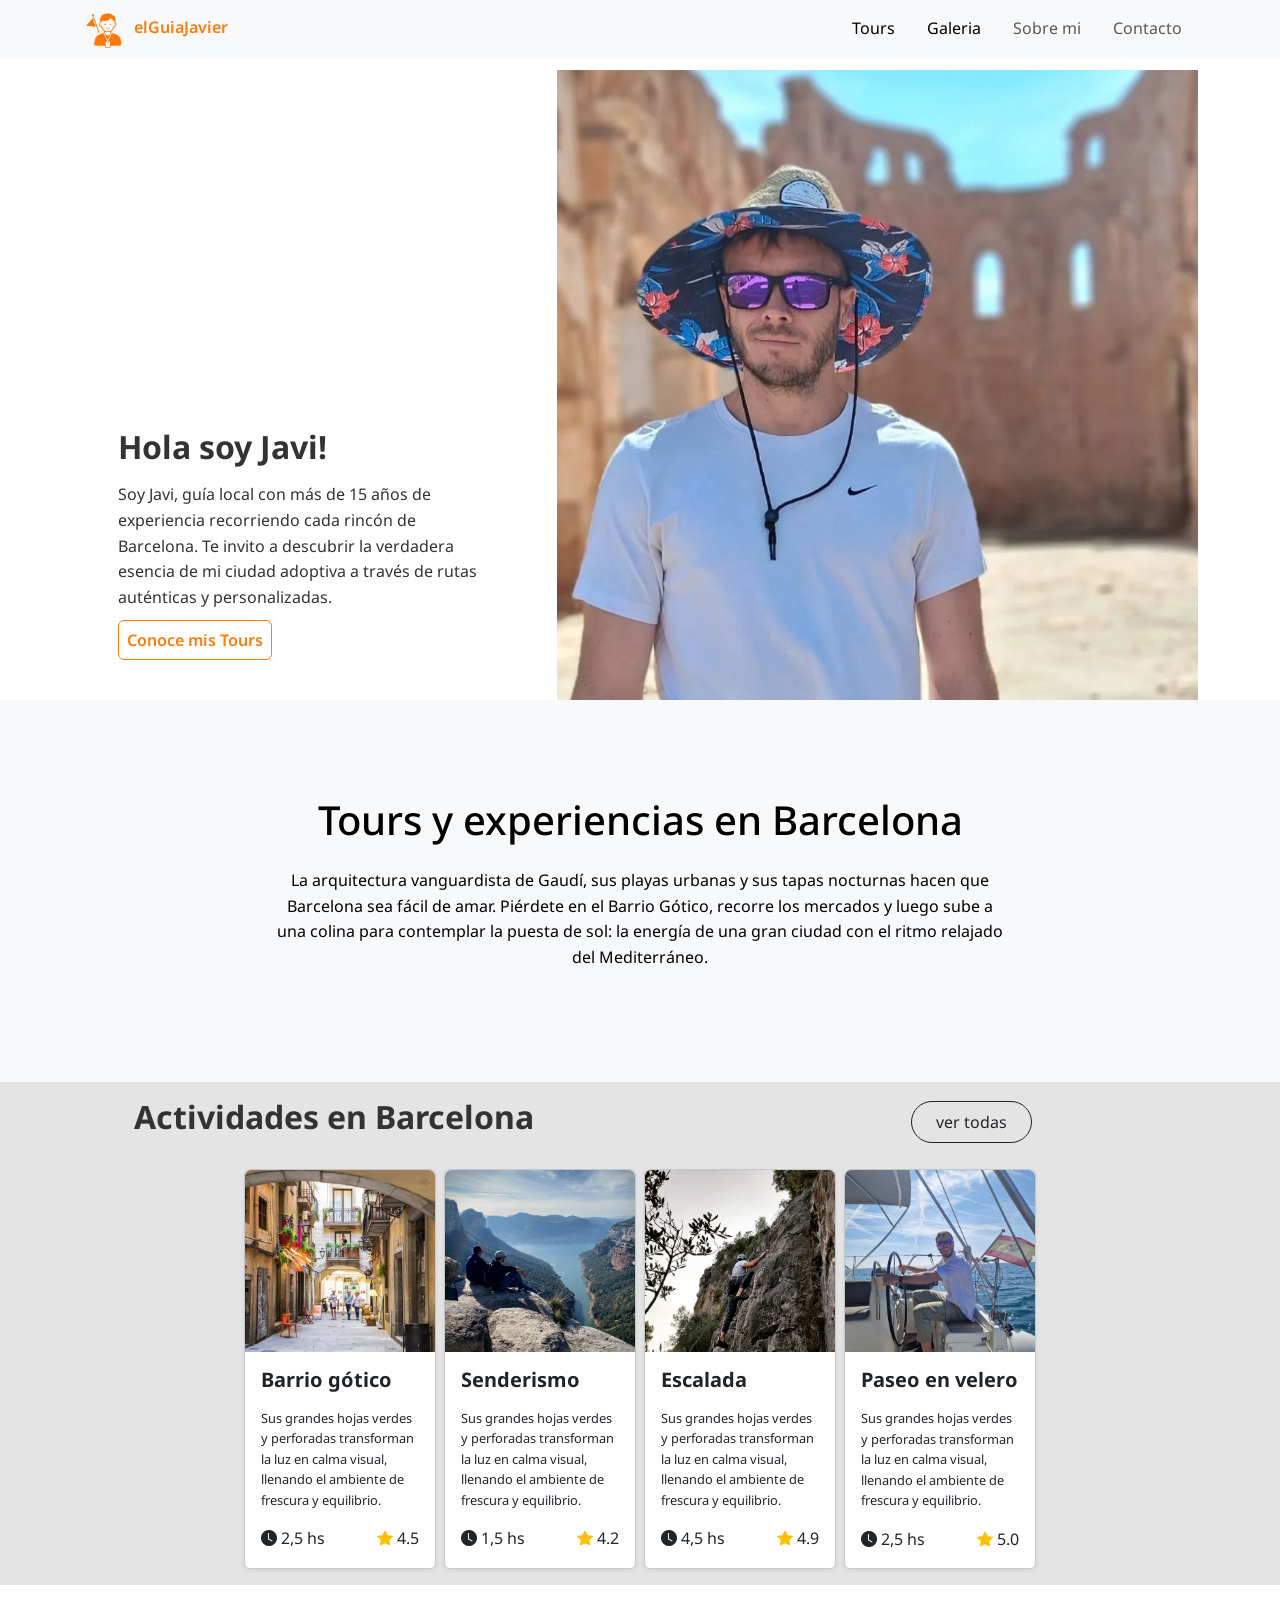
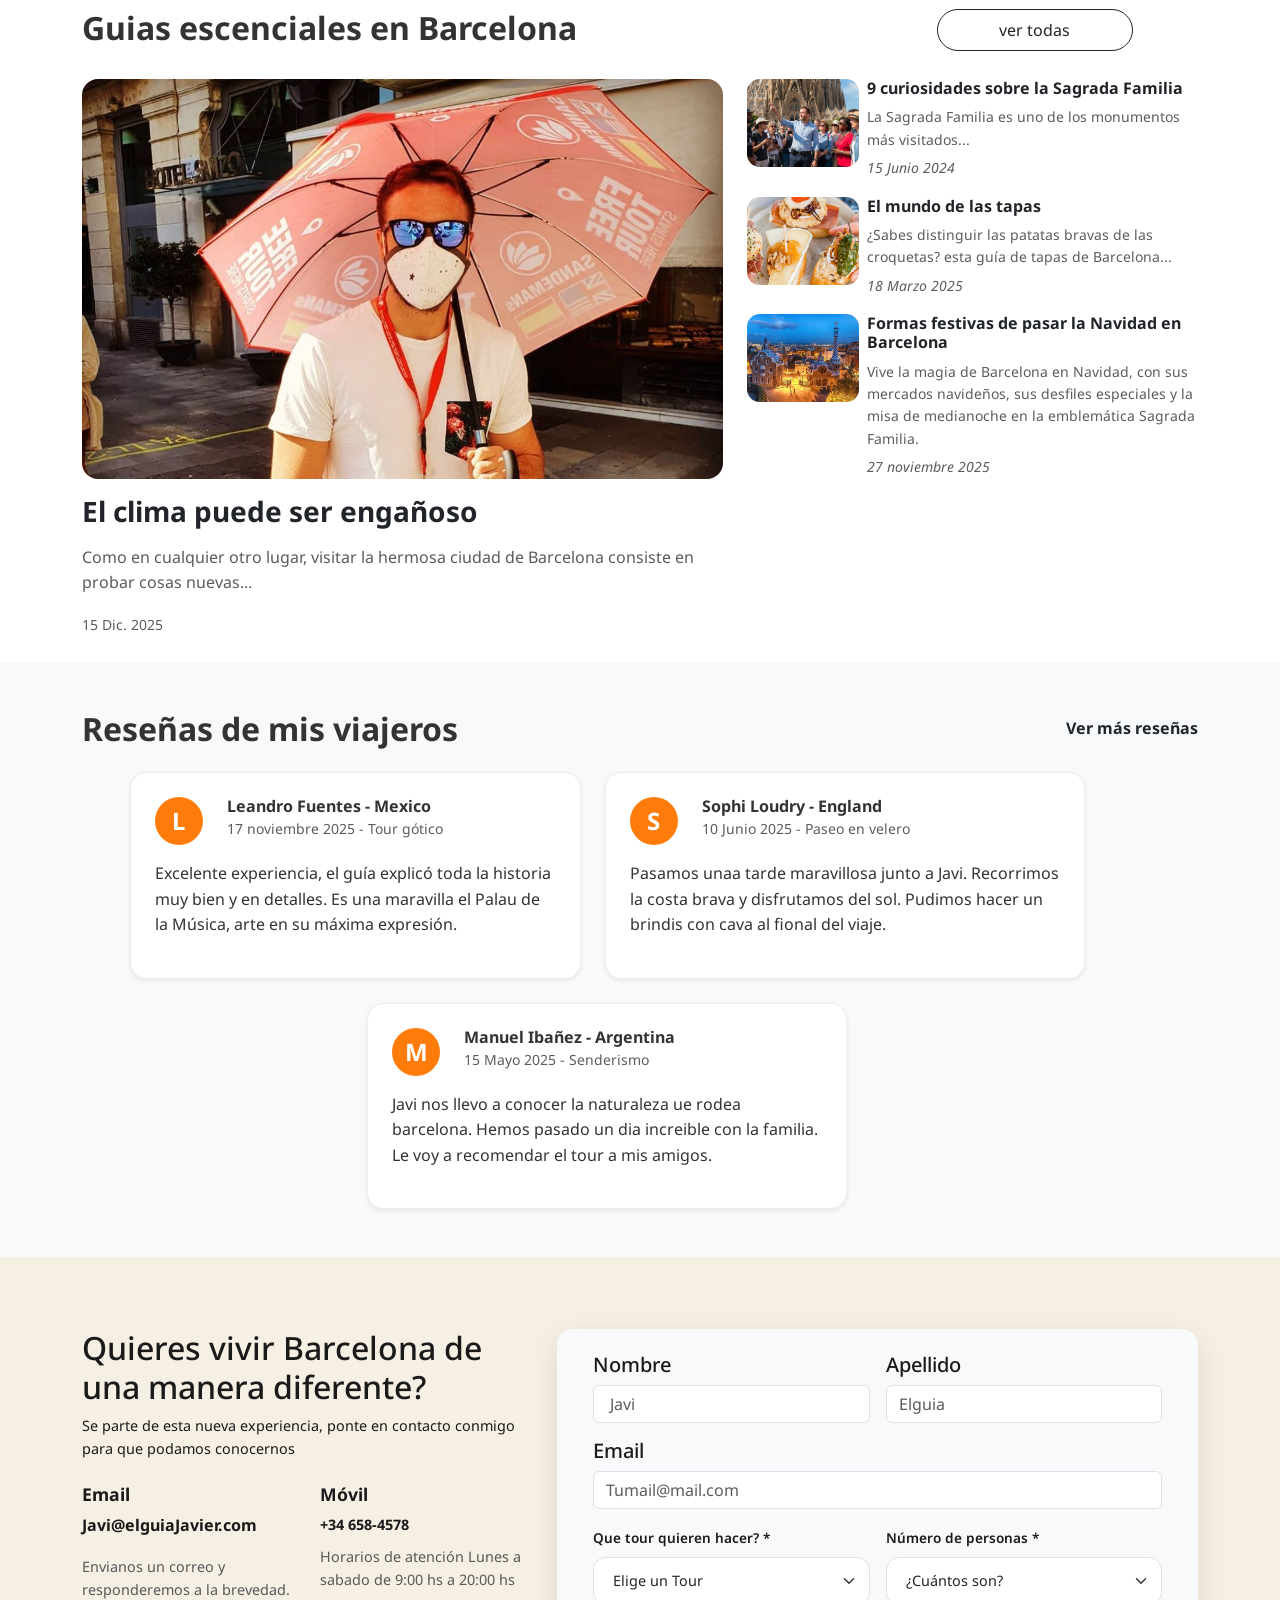
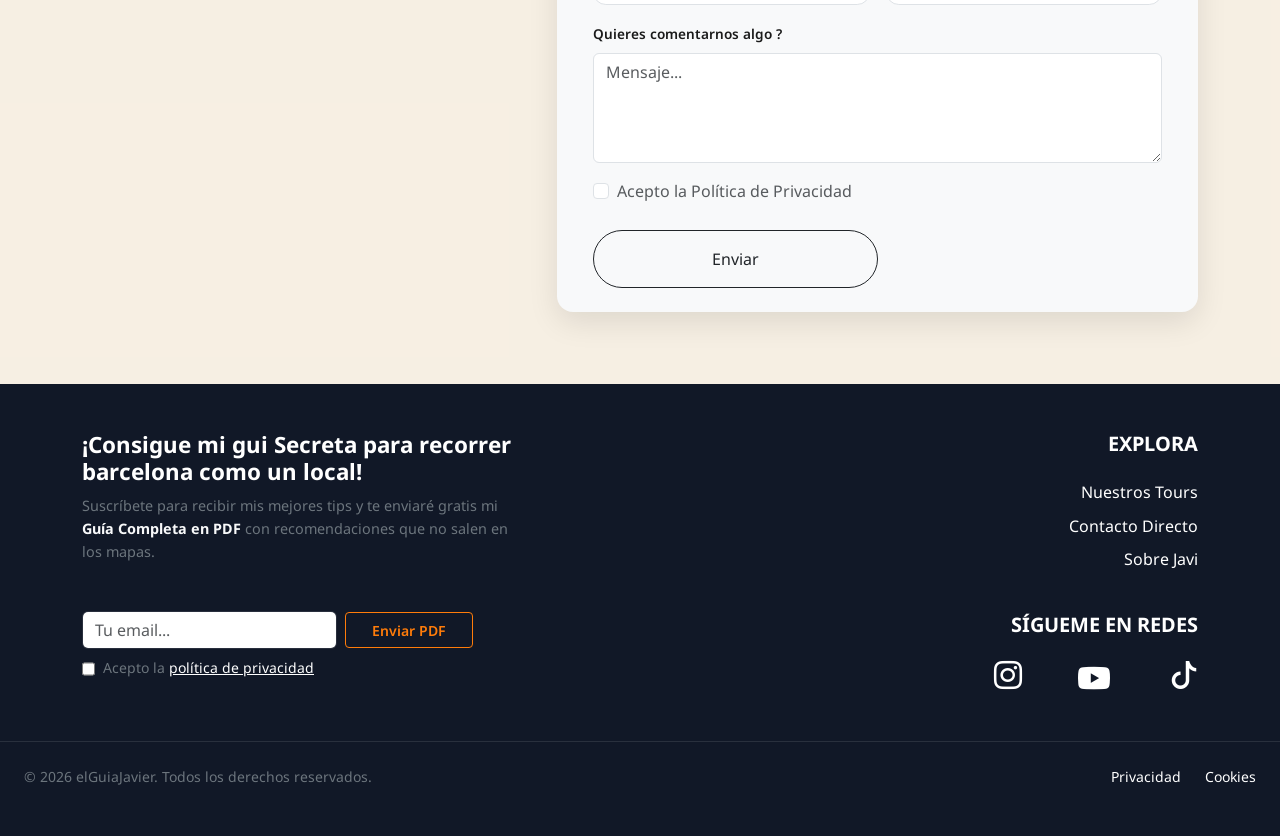
<file: index.html>
<!DOCTYPE html>
<html lang="es">
  <head>
    <meta charset="UTF-8" />
    <meta name="viewport" content="width=device-width, initial-scale=1.0" />
    <title>elGuiaJavier - Reserva de tours</title>

    <link
      href="https://cdn.jsdelivr.net/npm/bootstrap@5.3.8/dist/css/bootstrap.min.css"
      rel="stylesheet"
      integrity="sha384-sRIl4kxILFvY47J16cr9ZwB07vP4J8+LH7qKQnuqkuIAvNWLzeN8tE5YBujZqJLB"
      crossorigin="anonymous"
    />
    <link
      rel="stylesheet"
      href="https://cdn.jsdelivr.net/npm/bootstrap-icons@1.11.3/font/bootstrap-icons.min.css"
    />

    <link rel="stylesheet" href="./css/styles.css" />
    <link rel="icon" href="./img/fav_icon.ico" type="image/.ico" />
    <link rel="preconnect" href="https://fonts.googleapis.com" />
    <link rel="preconnect" href="https://fonts.gstatic.com" crossorigin />
    <link rel="preconnect" href="https://fonts.googleapis.com" />
    <link rel="preconnect" href="https://fonts.gstatic.com" crossorigin />
    <link
      href="https://fonts.googleapis.com/css2?family=Noto+Sans:ital,wght@0,100..900;1,100..900&display=swap"
      rel="stylesheet"
    />
  </head>

  <body>
    <header>
      <!-- Seccion Navbar -->

      <nav class="navbar navbar-expand-lg bg-body-tertiary p-0 fixed-top">
        <div class="container">
          <a class="navbar-brand" href="index.html">
            <img
              class="nav-logo"
              src="./img/elguia_logo.png"
              alt="Logo elGuiaJavier"
            />
            elGuiaJavier</a
          >
          <button
            class="navbar-toggler"
            type="button"
            data-bs-toggle="collapse"
            data-bs-target="#navbarNav"
            aria-controls="navbarNav"
            aria-expanded="false"
            aria-label="Toggle navigation"
          >
            <span class="navbar-toggler-icon"></span>
          </button>
          <div class="collapse navbar-collapse" id="navbarNav">
            <ul class="navbar-nav ms-auto text-end">
              <li class="nav-item mx-2">
                <a class="nav-link active" aria-current="page" href="./pages/tours.html"
                  >Tours</a>
              </li>
              <li class="nav-item mx-2">
                <a class="nav-link active" aria-current="page" href="./pages/galeria.html"
                >Galeria</a>
                </li>
              <li class="nav-item mx-2">
                <a class="nav-link" href="./pages/sobreMi.html">Sobre mi</a>
              </li>
              <li class="nav-item mx-2">
                <a class="nav-link" href="#contacto">Contacto</a>
              </li>
            </ul>
          </div>
        </div>
      </nav>

      <!-- Seccion hero header -->

      <div class="hero-header p-0">
        <div class="container">
          <div class="row align-items-end">
            <article class="hero-txt col-lg-5 col-md-6 p-5 order-2 order-md-1">
              <h2 class="fw-bold">Hola soy Javi!</h2>
              <p class="mt-3">
                Soy Javi, guía local con más de 15 años de experiencia
                recorriendo cada rincón de Barcelona. Te invito a descubrir la
                verdadera esencia de mi ciudad adoptiva a través de rutas
                auténticas y personalizadas.
              </p>
              <a href="./pages/tours.html" class="btn mt-3 btn-outline-secondary d-inline p-2">
                Conoce mis Tours
              </a>
            </article>
            <div class="hero-img-col col-lg-7 col-md-6 order-1 order-md-2">
              <div class="hero-img"></div>
            </div>
          </div>
        </div>
      </div>
    </header>

    <!-- Seccion Texto main -->

    <section class="py-5 text-bg-light">
      <div class="container py-5">
        <div class="row justify-content-center">
          <div class="col-lg-8 text-center">
            <h1 class="fs-1">Tours y experiencias en Barcelona</h1>
            <p class="d-sm-block mt-4 fs-6 line-height: 2">
              La arquitectura vanguardista de Gaudí, sus playas urbanas y sus
              tapas nocturnas hacen que Barcelona sea fácil de amar. Piérdete en
              el Barrio Gótico, recorre los mercados y luego sube a una colina
              para contemplar la puesta de sol: la energía de una gran ciudad
              con el ritmo relajado del Mediterráneo.
            </p>
          </div>
        </div>
      </div>
    </section>

    <!-- Seccion actividades -->
    <section class="main-actividades py-3">
      <div class="container px-3">
        <div class="row mb-4 align-items-center px-5 mb-3">
          <div class="col-md-9">
            <h2 class="fw-bold">Actividades en Barcelona</h2>
          </div>
          <div class="col-md-3">
            <a href="./pages/tours.html" class="btn btn-outline-dark rounded-pill px-4 py-1 px-md-4 py-md-2 fs-6 fs-md-5" >ver todas</a>
          </div>
        </div>

        <!--contenedor tarjetas -->

        <div class="d-flex flex-row flex-wrap gap-2 justify-content-center w-100">

          <!-- Tarjeta 1 -->
          <a href="./pages/tours.html" class="text-decoration-none text-dark">
            <div class="tarjeta shadow-sm border border border-secondary-subtle rounded d-flex flex-column">
              <img
                src="./img/gotico.JPG"
                class="card-img-top rounded-top"
                alt="actividad 1"
              />

              <div class="card-body d-flex flex-column p-3 flex-grow-1">
                <h5 class="card-title fw-bold fs-5">Barrio gótico</h5>
                <p class="card-text mb-auto mt-3">
                  Sus grandes hojas verdes y perforadas transforman la luz en
                  calma visual, llenando el ambiente de frescura y equilibrio.
                </p>
                <div
                  class="d-flex flex-row justify-content-between align-items-end pt-3"
                >
                  <span><i class="bi bi-clock-fill"></i> 2,5 hs</span>
                  <span><i class="bi bi-star-fill text-warning"></i> 4.5</span>
                </div>
              </div>
            </div>
          </a>
          <!-- Tarjeta 2 -->
          <a href="./pages/tours.html" class="text-decoration-none text-dark">
            <div
              class="tarjeta shadow-sm border border border-secondary-subtle rounded d-flex flex-column"
            >
              <img
                src="./img/tour2.JPG"
                class="card-img-top rounded-top"
                alt="actividad 1"
              />

              <div class="card-body d-flex flex-column p-3 flex-grow-1">
                <h5 class="card-title fw-bold fs-5">Senderismo</h5>
                <p class="card-text mb-auto mt-3">
                  Sus grandes hojas verdes y perforadas transforman la luz en
                  calma visual, llenando el ambiente de frescura y equilibrio.
                </p>
                <div
                  class="d-flex flex-row justify-content-between align-items-end pt-3"
                >
                  <span><i class="bi bi-clock-fill"></i> 1,5 hs</span>
                  <span><i class="bi bi-star-fill text-warning"></i> 4.2</span>
                </div>
              </div>
            </div>
          </a>
          <!-- Tarjeta 3 -->
          <a href="./pages/tours.html" class="text-decoration-none text-dark">
            <div
              class="tarjeta shadow-sm border border border-secondary-subtle rounded d-flex flex-column"
            >
              <img
                src="./img/tour3.JPG"
                class="card-img-top rounded-top"
                alt="actividad 1"
              />

              <div class="card-body d-flex flex-column p-3 flex-grow-1">
                <h5 class="card-title fw-bold fs-5">Escalada</h5>
                <p class="card-text mb-auto mt-3">
                  Sus grandes hojas verdes y perforadas transforman la luz en
                  calma visual, llenando el ambiente de frescura y equilibrio.
                </p>
                <div
                  class="d-flex flex-row justify-content-between align-items-end pt-3"
                >
                  <span><i class="bi bi-clock-fill"></i> 4,5 hs</span>
                  <span><i class="bi bi-star-fill text-warning"></i> 4.9</span>
                </div>
              </div>
            </div>
          </a>
          <!-- Tarjeta 4 -->
          <a href="./pages/tours.html" class="text-decoration-none text-dark">
            <div
              class="tarjeta shadow-sm border border border-secondary-subtle rounded d-flex flex-column"
            >
              <img
                src="./img/tour4.JPG"
                class="card-img-top rounded-top"
                alt="actividad 1"
              />

              <div class="card-body d-flex flex-column p-3 flex-grow-1">
                <h5 class="card-title fw-bold fs-5">Paseo en velero</h5>
                <p class="card-text mb-auto mt-3">
                  Sus grandes hojas verdes y perforadas transforman la luz en
                  calma visual, llenando el ambiente de frescura y equilibrio.
                </p>
                <div
                  class="d-flex flex-row justify-content-between align-items-end pt-3"
                >
                  <span><i class="bi bi-clock-fill"></i> 2,5 hs</span>
                  <span><i class="bi bi-star-fill text-warning"></i> 5.0</span>
                </div>
              </div>
            </div>
          </a>
        </div>
      </div>
    </section>

    <!-- Seccion guias -->
    <section class="guias py-4">
      <div class="container">
        <div class="row mb-4">
          <div class="col-md-9">
            <h2 class="fw-bold">Guias escenciales en Barcelona</h2>
          </div>
          <div class="col-md-3">
            <a href="./pages/galeria.html" class="btn btn-outline-dark rounded-pill w-75 px-4 py-1 px-md-4 py-md-2 fs-6 fs-md-5" >ver todas</a>
          </div>
        </div>
<!-- Columna izquierda -->
        <div class="row g-4">
          <div class="col-lg-7">
            <a href="#" class="text-decoration-none text-dark">
              <article class="guia-destacada">
                <img src="./img/paraguas.JPG" alt="foto destacada" />
                <div class="mt-3">
                  <h3 class="fw-bold">El clima puede ser engañoso</h3>
                  <p class="text-muted mt-3">
                    Como en cualquier otro lugar, visitar la hermosa ciudad de
                    Barcelona consiste en probar cosas nuevas...
                  </p>
                  <small class="text-muted mt-3"> 15 Dic. 2025 </small>
                </div>
              </article>
            </a>
          </div>

          <!-- Columna derecha -->
          <div class="col-lg-5">
            <div class="d-flex flex-column gap-3">
              <!-- Item 1 -->
              <a href="#" class="text-decoration-none text-dark">
                <article class="guia-item d-flex gap-2">
                  <img src="./img/sagrada.JPG" alt="Foto sagrada familia" />
                  <div>
                    <h6 class="fw-bold">
                      9 curiosidades sobre la Sagrada Familia
                    </h6>
                    <p class="text-muted small mb-1">
                      La Sagrada Familia es uno de los monumentos más
                      visitados...
                    </p>
                    <small class="text-muted fst-italic"> 15 Junio 2024 </small>
                  </div>
                </article>
              </a>
              <!-- Item 2 -->
              <a href="#" class="text-decoration-none text-dark">
                <article class="guia-item d-flex gap-2">
                  <img src="./img/tapas.JPG" alt="Foto de tapas" />
                  <div>
                    <h6 class="fw-bold">El mundo de las tapas</h6>
                    <p class="text-muted small mb-1">
                      ¿Sabes distinguir las patatas bravas de las croquetas?
                      esta guía de tapas de Barcelona...
                    </p>
                    <small class="text-muted fst-italic"> 18 Marzo 2025 </small>
                  </div>
                </article>
              </a>
              <!-- Item 3 -->
              <a href="#" class="text-decoration-none text-dark">
                <article class="guia-item d-flex gap-2">
                  <img src="./img/santpau.JPG" alt="Foto de tapas" />
                  <div>
                    <h6 class="fw-bold">
                      Formas festivas de pasar la Navidad en Barcelona
                    </h6>
                    <p class="text-muted small mb-1">
                      Vive la magia de Barcelona en Navidad, con sus mercados
                      navideños, sus desfiles especiales y la misa de medianoche
                      en la emblemática Sagrada Familia.
                    </p>
                    <small class="text-muted fst-italic">
                      27 noviembre 2025
                    </small>
                  </div>
                </article>
              </a>
            </div>
          </div>
        </div>
      </div>
    </section>

    <!-- Seccion Testrimonios -->

    <section class="testimonios py-5 bg-light">
      <div class="container">
      <div class="d-flex flex-column flex-md-row align-items-center mb-4">
      <h2 class="fw-bold mb-2 mb-md-0 flex-grow-1">Reseñas de mis viajeros</h2>
      <div class="text-md-end">
        <a href="#" class="text-dark fw-bold">Ver más reseñas</a>
      </div>
    </div>
      <div class="row g-4 justify-content-center">
        <!-- Testimonio 1 -->
        <div class="col-md-6 col-lg-5">
          <article
            class="testimonio-card p-4 bg-white rounded-4 shadow-sm h-100"
          >
            <div class="d-flex gap-2 mb-3">
              <!-- Cliente 1 -->
              <div
                class="avatar text-white text-white rounded-circle d-flex align-items-center justify-content-center fw-bold me-3"
              >
                L
              </div>
              <div>
                <h6 class="mb-0 fw-bold">Leandro Fuentes - Mexico</h6>
                <small class="text-muted"
                  >17 noviembre 2025 - Tour gótico</small
                >
              </div>
            </div>
            <!-- Reseña 1 -->
            <p class="texto-reseña">
              Excelente experiencia, el guía explicó toda la historia muy bien y
              en detalles. Es una maravilla el Palau de la Música, arte en su
              máxima expresión.
            </p>
          </article>
        </div>
        <!-- Testimonio 2 -->
        <div class="col-md-6">
          <article
            class="testimonio-card p-4 bg-white rounded-4 shadow-sm h-100"
          >
            <div class="d-flex gap-2 mb-3">
              <!-- Cliente 2 -->
              <div
                class="avatar text-white text-white rounded-circle d-flex align-items-center justify-content-center fw-bold me-3"
              >
                S
              </div>
              <div>
                <h6 class="mb-0 fw-bold">Sophi Loudry - England</h6>
                <small class="text-muted"
                  >10 Junio 2025 - Paseo en velero</small
                >
              </div>
            </div>
            <!-- Reseña 2 -->
            <p class="texto-reseña">
              Pasamos unaa tarde maravillosa junto a Javi. Recorrimos la costa
              brava y disfrutamos del sol. Pudimos hacer un brindis con cava al
              fional del viaje.
            </p>
          </article>
        </div>
        <!-- Testimonio 3 -->
        <div class="col-md-6">
          <article
            class="testimonio-card p-4 bg-white rounded-4 shadow-sm h-100"
          >
            <div class="d-flex gap-2 mb-3">
              <!-- Cliente 3 -->
              <div
                class="avatar text-white text-white rounded-circle d-flex align-items-center          justify-content-center fw-bold me-3"
              >
                M
              </div>
              <div>
                <h6 class="mb-0 fw-bold">Manuel Ibañez - Argentina</h6>
                <small class="text-muted"
                  >15 Mayo 2025 - Senderismo</small
                >
              </div>
            </div>
            <!-- Reseña 3 -->
            <p class="texto-reseña">
              Javi nos llevo a conocer la naturaleza ue rodea barcelona. Hemos pasado un dia increible con la familia. Le voy a recomendar el tour a mis amigos.
            </p>
          </article>
        </div>
      </div>
    </section>

<!--//// contacto ////-->

<section class="section-contacto" id="contacto">
  <div class="container">
    <div class="row align-items-start py-4">
<!-- columna izquierda -->
      <div class="columna-izquierda col-12 col-md-5">
        <h2>Quieres vivir Barcelona de una manera diferente?</h2>
        <p>Se parte de esta nueva experiencia, ponte en contacto conmigo para que podamos conocernos</p>
        <div class="row mt-4">
          <div class="col-md-12 col-lg-6">
            <h4 class="fw-bold">Email</h4>
            <a class="fw-bold" href="mailto:#">Javi@elguiaJavier.com</a>
            <p class="text-muted py-3"> Envianos un correo y responderemos a la brevedad.</p>
          </div>
          <div class="col-md-12 col-lg-6">
            <h4 class="fw-bold">Móvil</h4>
            <p class="fw-bold">+34 658-4578</p>
            <p class="text-muted">Horarios de atención Lunes a sabado de 9:00 hs a 20:00 hs</p>
          </div>
        </div>
      </div>
<!-- columna derecha -->
      <div class="columna-derecha col-12 col-md-7">
        <div class="tarjeta-contacto p-4 bg-body-tertiary rounded-4">
          <form class="container">
            <div class="row g-3">
              <div class="col-md-6">
                  <h5>Nombre</h5>
                  <input type="text" class="form-control" placeholder=" Javi">
              </div>
              <div class="col-md-6">
                  <h5>Apellido</h5>
                  <input type="text" class="form-control" placeholder="Elguia">
              </div>
              <div class="col-12">
                  <h5>Email</h5>
                  <input type="email" class="form-control" placeholder="Tumail@mail.com">
              </div>
              <div class="col-6">
                <label class="form-label">Que tour quieren hacer? *</label>
                <select class="form-select"  required>
                  <option value="disabled" selected disabled>Elige un Tour</option>
                  <option value="gotico">Barrio gótico</option>
                  <option value="tapas">Ruta de tapas</option>
                  <option value="sagrada">Sagrada familia</option>
                  <option value="barco">Paseo en barco</option>
                  <option value="personalizado">Personalizado</option>
                </select>
              </div>
              <div class="col-md-6">
                    <label class="form-label">Número de personas *</label>
                    <select class="form-select" required>
                        <option value="" selected disabled>¿Cuántos son?</option>
                        <option value="1">1 persona</option>
                        <option value="2">2 personas</option>
                        <option value="3">3 personas</option>
                        <option value="4">4 personas</option>
                        <option value="5">5 personas</option>
                        <option value="6">6 personas</option>
                        <option value="7+">7 o más personas</option>
                    </select>
                </div>
              <div class="col-12">
                  <label class="form-label">Quieres comentarnos algo ?</label>
                  <textarea Class="form-control" rows="4" placeholder="Mensaje..."></textarea>
              </div>
              <div class="col-12">
                    <div class="form-check">
                        <input class="form-check-input" type="checkbox" id="privacy" required>
                        <label class="form-check-label text-muted" for="privacy">
                        Acepto la Política de Privacidad
                        </label>
                    </div>
                </div>
              <div class="col-12 mt-4">
                  <a type="submit" class="btn btn-outline-dark w-50 py-3 rounded-pill">Enviar</a>
                </div>
            </div>
          </form>
        </div>
      </div>
    </div>
  </div>
</section>

<!--//// footer ////-->

    <footer class="footer text-white pt-5 pb-4">
      <div class="container">
        <!-- footer top -->
        <div class="footer-top">
          <div class="row align-items-start g-5">
            <div class="col-12 col-lg-5">
              <h4 class="fw-bold mb-2">
                ¡Consigue mi gui Secreta para recorrer barcelona como un local!
              </h4>
              <p class="text-secondary mb-0">
                Suscríbete para recibir mis mejores tips y te enviaré gratis mi
                <span class="text-light fw-bold">Guía Completa en PDF</span> con recomendaciones que no
                salen en los mapas.
              </p>
              <div class="pt-5 d-flex flex-column gap-2 align-items-start">
                <form
                  class="d-flex flex-column flex-sm-row gap-2 align-items-center">
                  <div class="">
                    <input
                      type="email"
                      class="form-control border-secondary text-dark"
                      placeholder="Tu email..."
                      aria-label="Email"/>
                  </div>
                  <button class="btn btn-sm">Enviar PDF</button>
                </form>
                <div class="d-flex flex-row gap-2">
                  <input
                    class="form-check"
                    type="checkbox"
                    id="privacyCheck"
                    required/>
                  <label class="text-secondary small" for="privacyCheck">
                    Acepto la
                    <a href="privacidad.html"
                      class="text-white text-decoration-underline">política de privacidad</a>
                  </label>
                </div>
              </div>
            </div>
            <!-- footer Links -->

            <div class="col-lg-5 offset-lg-2">
              <div class="text-start text-lg-end">
                <h6 class="fw-bold fs-5 mb-4  text-uppercase small">Explora</h6>
                <ul class="list-unstyled ">
                  <li class="mb-2">
                    <a href="./pages/tours.html" class="footer-link">Nuestros Tours</a></li>
                  <li class="mb-2">
                    <a href="../index.html#contacto" class="footer-link">Contacto Directo</a></li>
                  <li class="mb-2">
                    <a href="./pages/sobreMi.html" class="footer-link">Sobre Javi</a></li>
                </ul>
                <!-- footer redes Sociales -->

                <div class="text-start text-lg-end pt-4">
                  <h6 class="fw-bold fs-5 mb-3 text-uppercase small">
                    Sígueme en redes</h6>
                  <div class="d-flex gap-2 align-items-center justify-content-lg-end">
                    <a href="#" class="footer-social" aria-label="Instagram"><i class="bi bi-instagram fs-3"></i></a>
                    <a href="#" class="footer-social" aria-label="YouTube"><i class="bi bi-youtube fs-2"></i></a>
                    <a href="#" class="footer-social" aria-label="TikTok"><i class="bi bi-tiktok fs-3"></i></a>
                  </div>
                </div>
              </div>
            </div>
          </div>
        </div>
      </div>

        <!-- Parte inferior -->

        <div class="footer-bottom p-4 mt-2 border-top border-secondary d-flex flex-column flex-md-row justify-content-between align-items-center gap-3"
        >
          <p class="small text-secondary mb-0">
            © 2026 elGuiaJavier. Todos los derechos reservados.
          </p>
          <div class="d-flex gap-4">
            <a href="#" class="footer-link small">Privacidad</a>
            <a href="#" class="footer-link small">Cookies</a>
          </div>
        </div>
      </div>
    </footer>

    <script
      src="https://cdn.jsdelivr.net/npm/bootstrap@5.3.8/dist/js/bootstrap.bundle.min.js"
      integrity="sha384-FKyoEForCGlyvwx9Hj09JcYn3nv7wiPVlz7YYwJrWVcXK/BmnVDxM+D2scQbITxI"
      crossorigin="anonymous"
    ></script>
  </body>
</html>
</file>
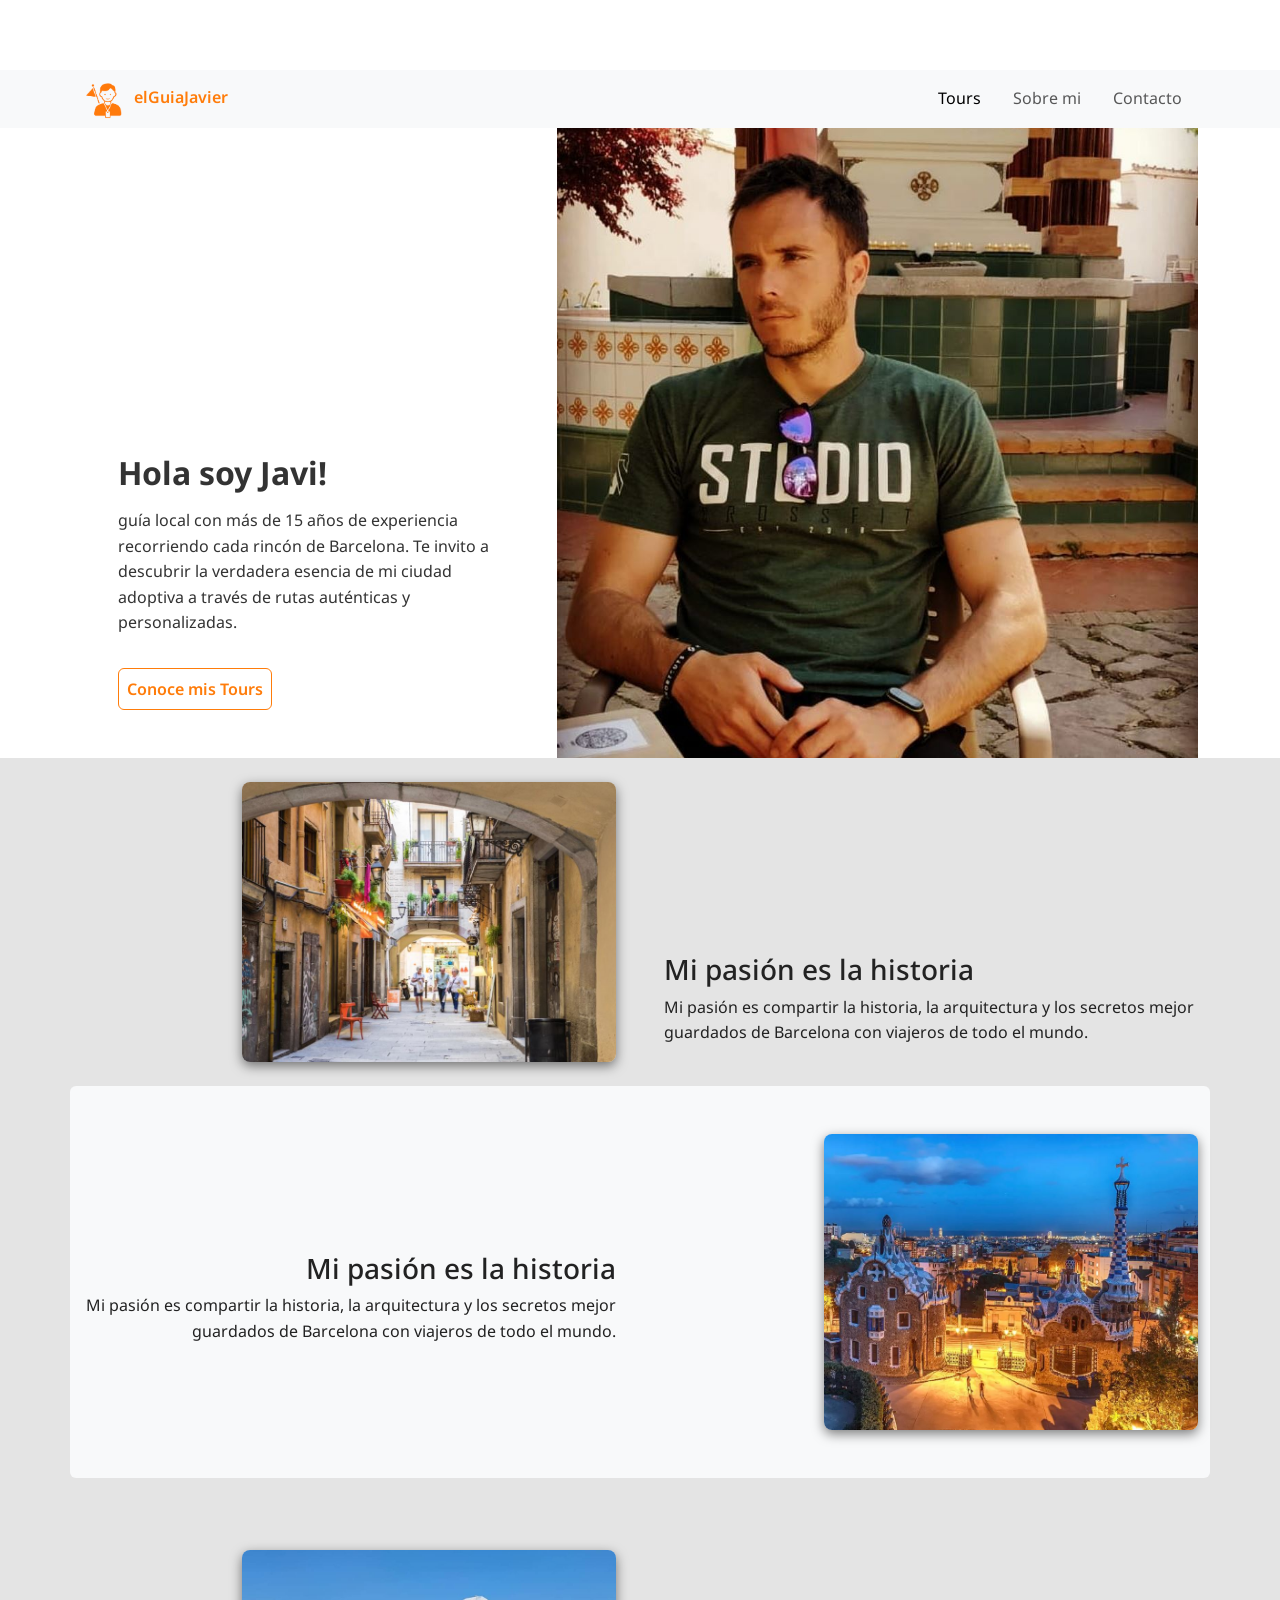
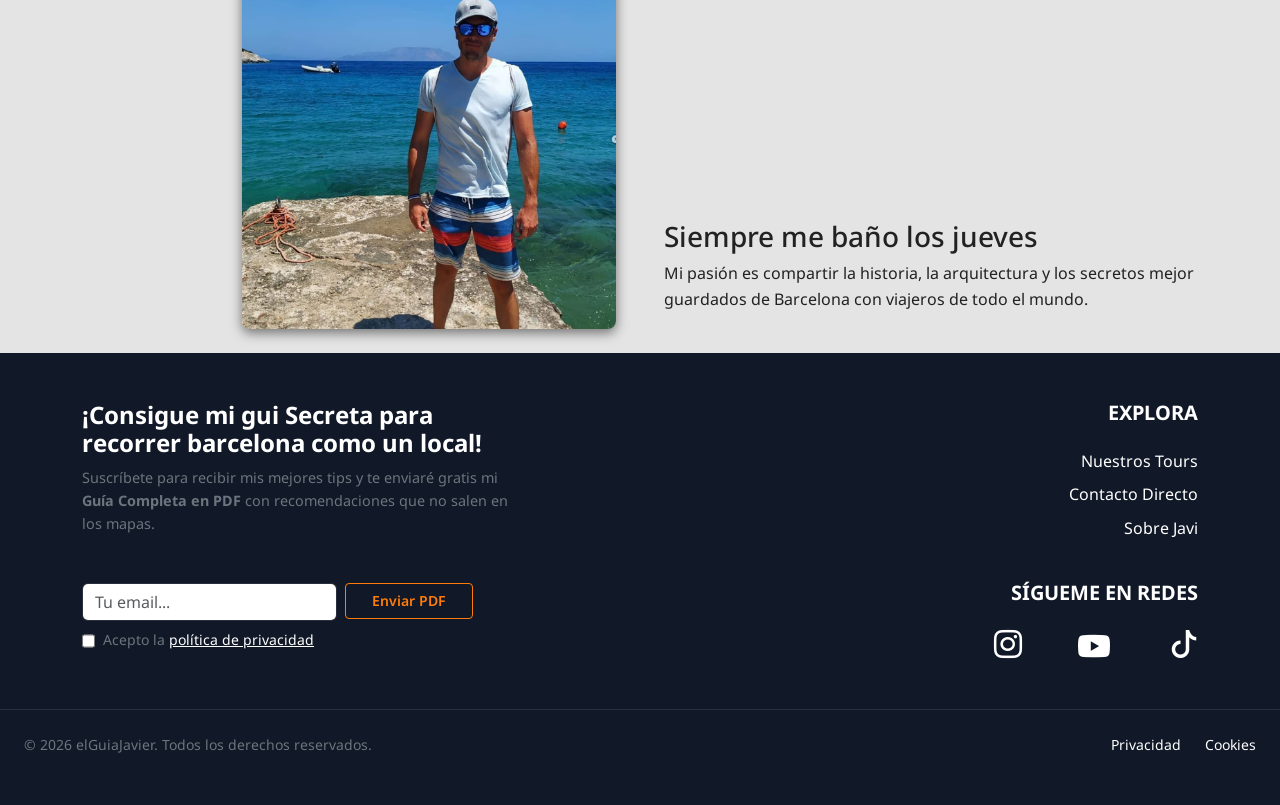
<file: sobreMi.html>
<!DOCTYPE html>
<html lang="es">
  <head>
    <meta charset="UTF-8" />
    <meta name="viewport" content="width=device-width, initial-scale=1.0" />
    <title>elGuiaJavier - Sobre mi</title>

    <link
      href="https://cdn.jsdelivr.net/npm/bootstrap@5.3.8/dist/css/bootstrap.min.css"
      rel="stylesheet"
      integrity="sha384-sRIl4kxILFvY47J16cr9ZwB07vP4J8+LH7qKQnuqkuIAvNWLzeN8tE5YBujZqJLB"
      crossorigin="anonymous"
    />
    <link
      rel="stylesheet"
      href="https://cdn.jsdelivr.net/npm/bootstrap-icons@1.11.3/font/bootstrap-icons.min.css"
    />

    <link rel="stylesheet" href="./css/styles.css" />
    <link rel="icon" href="./img/fav_icon.ico" type="image/.ico" />
    <link rel="preconnect" href="https://fonts.googleapis.com" />
    <link rel="preconnect" href="https://fonts.gstatic.com" crossorigin />
    <link rel="preconnect" href="https://fonts.googleapis.com" />
    <link rel="preconnect" href="https://fonts.gstatic.com" crossorigin />
    <link
      href="https://fonts.googleapis.com/css2?family=Noto+Sans:ital,wght@0,100..900;1,100..900&display=swap"
      rel="stylesheet"
    />
  </head>

  <body>
    <header>
      <!-- Seccion Navbar -->

      <nav class="navbar navbar-expand-lg bg-body-tertiary p-0">
        <div class="container">
          <a class="navbar-brand" href="index.html">
            <img
              class="nav-logo"
              src="./img/elguia_logo.png"
              alt="Logo elGuiaJavier"
            />
            elGuiaJavier</a
          >
          <button
            class="navbar-toggler"
            type="button"
            data-bs-toggle="collapse"
            data-bs-target="#navbarNav"
            aria-controls="navbarNav"
            aria-expanded="false"
            aria-label="Toggle navigation"
          >
            <span class="navbar-toggler-icon"></span>
          </button>
          <div class="collapse navbar-collapse" id="navbarNav">
            <ul class="navbar-nav ms-auto text-end">
              <li class="nav-item mx-2">
                <a class="nav-link active" aria-current="page" href="index.html"
                  >Tours</a
                >
              </li>
              <li class="nav-item mx-2">
                <a class="nav-link" href="sobreMi.html">Sobre mi</a>
              </li>
              <li class="nav-item mx-2">
                <a class="nav-link" href="index.html">Contacto</a>
              </li>
            </ul>
          </div>
        </div>
      </nav>
</header>
   
<main>
       <!-- Seccion hero header -->

    <div class="hero-header p-0">
        <div class="container">
          <div class="row align-items-end">
            <article class="hero-txt col-lg-5 col-md-6 p-5 order-2 order-md-1">
              <h2 class="fw-bold">Hola soy Javi!</h2>
              <p class="mt-3">
                guía local con más de 15 años de experiencia
                recorriendo cada rincón de Barcelona. Te invito a descubrir la
                verdadera esencia de mi ciudad adoptiva a través de rutas
                auténticas y personalizadas.
              </p>
              <button class="btn mt-3 btn-outline-secondary d-inline p-2">
                Conoce mis Tours
              </button>
            </article>
            <div class="hero-img-col col-lg-7 col-md-6 order-1 order-md-2">
              <div class="sobre-img"></div>
            </div>
          </div>
        </div>
      </div>

       <!-- Secciones de info -->
        
    <section class="seccion-info py-4 ">
        <div class="container">
            <div class="row align-items-end g-5">
                <!-- info Foto-->
                <div class="info-img-col col-12 col-md-6">
                    <img class="info-img" src="./img/gotico.JPG" alt="imagen del barrio gotico">
                </div>
                <!-- info Texto-->
                <div class="info-texto col-12 col-md-6 col">
                    <h3>Mi pasión es la historia</h3>
                    <p>Mi pasión es compartir la historia, la arquitectura y los secretos mejor guardados de Barcelona con viajeros de todo el mundo.</p>
                </div>
            </div>
        </div>
    </section>

    <section class="seccion-info py-5 ">
        <div class="container bg-light rounded-2">
            <div class="row  align-items-center g-5 ">
               <!-- info Texto-->
                <div class="info-texto col-12 col-md-6 text-md-end">
                    <h3>Mi pasión es la historia</h3>
                    <p>Mi pasión es compartir la historia, la arquitectura y los secretos mejor guardados de Barcelona con viajeros de todo el mundo.</p>
                </div>
                 <!-- info Foto-->
                <div class="info-img-col col-12 col-md-6 mb-5">
                    <img class="info-img" src="./img/santpau.JPG" alt="imagen del barrio gotico">
                </div>
            </div>
        </div>
    </section>

    <section class="seccion-info py-4 ">
        <div class="container">
            <div class="row align-items-end g-5">
                <!-- info Foto-->
                <div class="info-img-col col-12 col-md-6">
                    <img class="info-img" src="./img/playa.JPG" alt="Javi en la playa">
                </div>
                <!-- info Texto-->
                <div class="info-texto col-12 col-md-6">
                    <h3>Siempre me baño los jueves</h3>
                    <p>Mi pasión es compartir la historia, la arquitectura y los secretos mejor guardados de Barcelona con viajeros de todo el mundo.</p>
                </div>
            </div>
        </div>
    </section>

</main>
      <!-- footer-->

    <footer class="footer text-white pt-5 pb-4">
      <div class="container">
        <!-- footer top -->
        <div class="footer-top">
          <div class="row align-items-start g-5">
            <div class="col-12 col-lg-5">
              <h4 class="fw-bold fs-4 mb-2">
                ¡Consigue mi gui Secreta para recorrer barcelona como un local!
              </h4>
              <p class="text-secondary mb-0">
                Suscríbete para recibir mis mejores tips y te enviaré gratis mi
                <strong>Guía Completa en PDF</strong> con recomendaciones que no
                salen en los mapas.
              </p>
              <div class="pt-5 d-flex flex-column gap-2 align-items-start">
                <form
                  class="d-flex flex-column flex-sm-row gap-2 align-items-start">
                  <div class="">
                    <input
                      type="email"
                      class="form-control border-secondary text-dark"
                      placeholder="Tu email..."
                      aria-label="Email"/>
                  </div>
                  <button class="btn btn-sm">Enviar PDF</button>
                </form>
                <div class="d-flex flex-row gap-2">
                  <input
                    class="form-check"
                    type="checkbox"
                    id="privacyCheck"
                    required/>
                  <label class="text-secondary small" for="privacyCheck">
                    Acepto la
                    <a href="privacidad.html"
                      class="text-white text-decoration-underline">política de privacidad</a>
                  </label>
                </div>
              </div>
            </div>
            <!-- footer Links -->

            <div class="col-lg-5 offset-lg-2">
              <div class="text-start text-lg-end">
                <h6 class="fw-bold fs-5 mb-4  text-uppercase small">Explora</h6>
                <ul class="list-unstyled ">
                  <li class="mb-2">
                    <a href="tours.html" class="footer-link">Nuestros Tours</a></li>
                  <li class="mb-2">
                    <a href="contacto.html" class="footer-link">Contacto Directo</a></li>
                  <li class="mb-2">
                    <a href="./sobreMi.html" class="footer-link">Sobre Javi</a></li>
                </ul>
                <!-- footer redes Sociales -->

                <div class="text-start text-lg-end pt-4">
                  <h6 class="fw-bold fs-5 mb-3 text-uppercase small">
                    Sígueme en redes</h6>
                  <div class="d-flex gap-2 align-items-center justify-content-lg-end">
                    <a href="#" class="footer-social" aria-label="Instagram"><i class="bi bi-instagram fs-3"></i></a>
                    <a href="#" class="footer-social" aria-label="YouTube"><i class="bi bi-youtube fs-2"></i></a>
                    <a href="#" class="footer-social" aria-label="TikTok"><i class="bi bi-tiktok fs-3"></i></a>
                  </div>
                </div>
              </div>
            </div>
          </div>
        </div>
      </div>
      
        <!-- Parte inferior -->

        <div class="footer-bottom p-4 mt-2 border-top border-secondary d-flex flex-column flex-md-row justify-content-between align-items-center gap-3"
        >
          <p class="small text-secondary mb-0">
            © 2026 elGuiaJavier. Todos los derechos reservados.
          </p>
          <div class="d-flex gap-4">
            <a href="#" class="footer-link small">Privacidad</a>
            <a href="#" class="footer-link small">Cookies</a>
          </div>
        </div>
      </div>
    </footer>

    <script
      src="https://cdn.jsdelivr.net/npm/bootstrap@5.3.8/dist/js/bootstrap.bundle.min.js"
      integrity="sha384-FKyoEForCGlyvwx9Hj09JcYn3nv7wiPVlz7YYwJrWVcXK/BmnVDxM+D2scQbITxI"
      crossorigin="anonymous"
    ></script>

  </body>
</file>
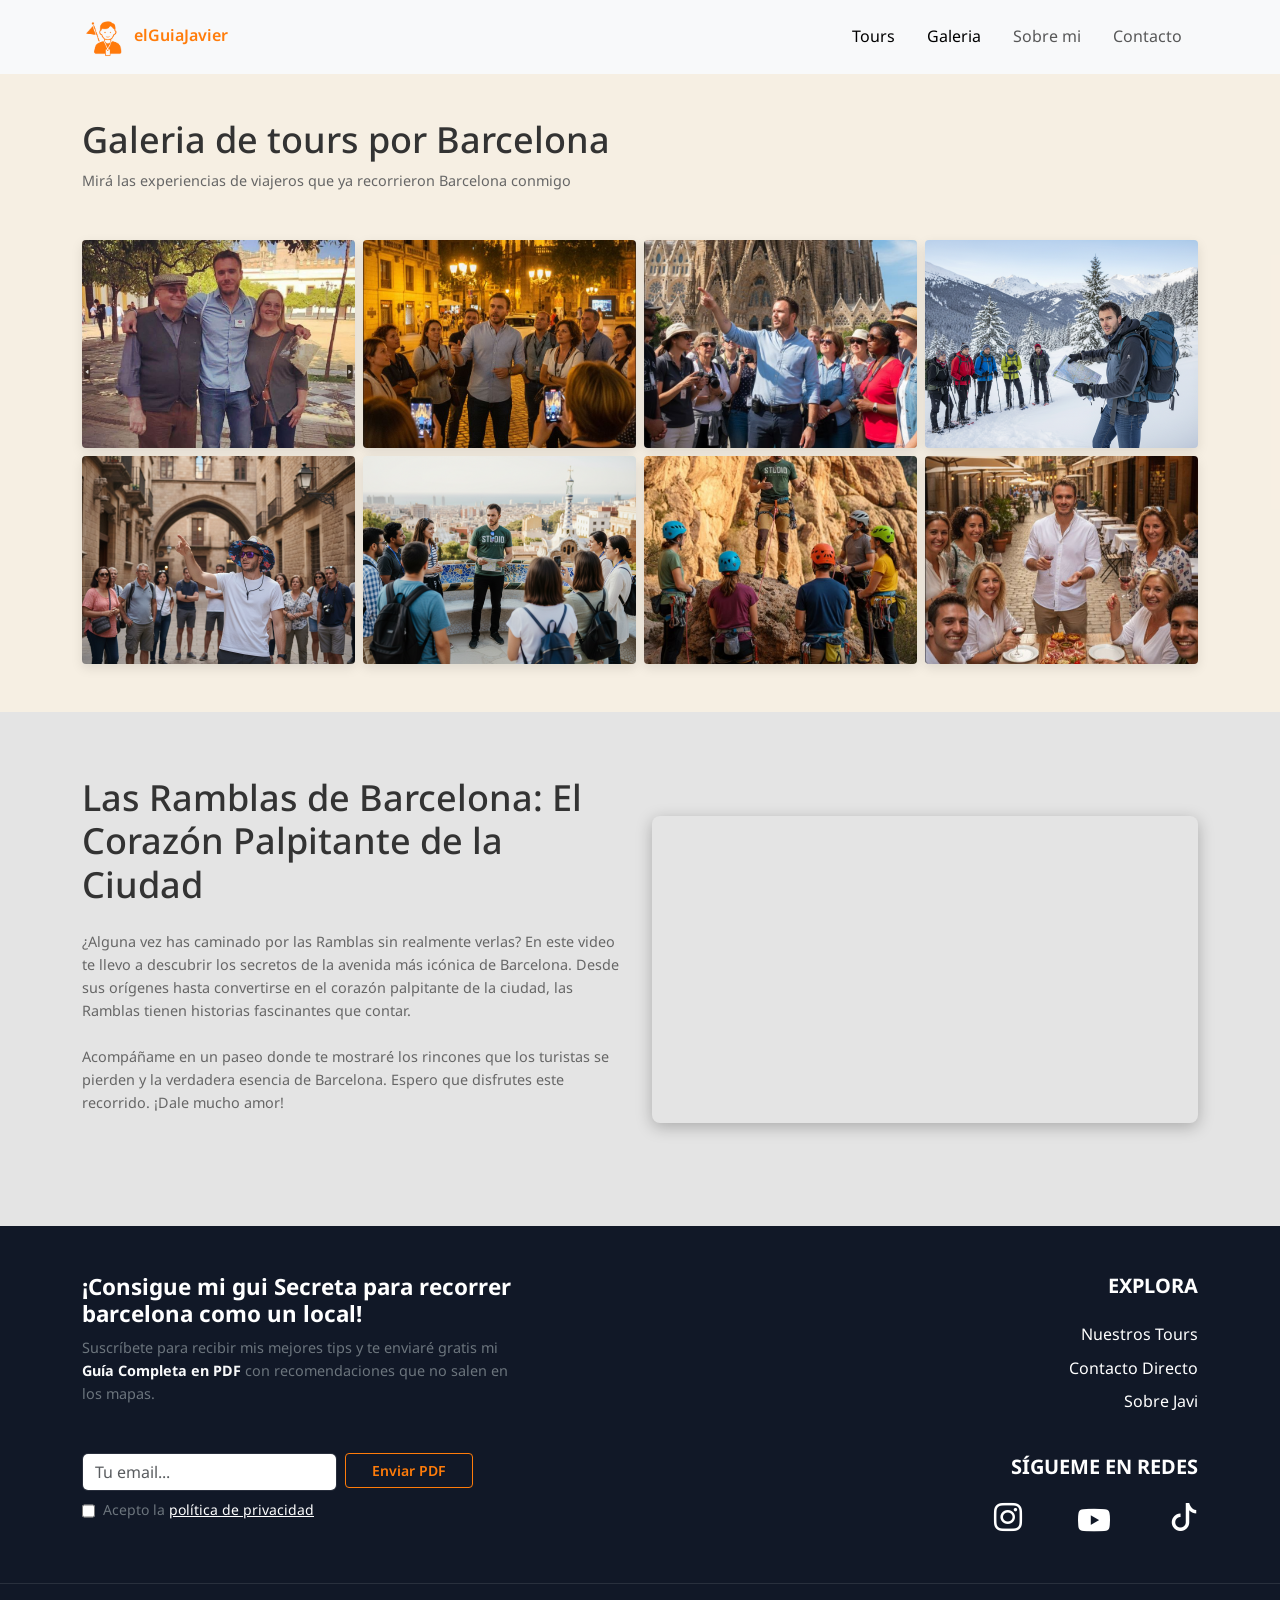
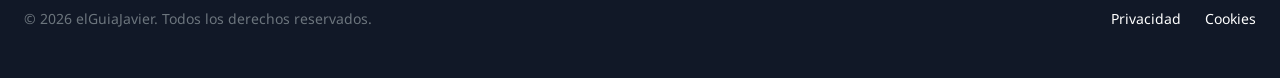
<file: pages/galeria.html>
<!DOCTYPE html>
<html lang="es">
  <head>
    <meta charset="UTF-8" />
    <meta name="viewport" content="width=device-width, initial-scale=1.0" />
    <title>elGuiaJavier - Galeria de fotos</title>
    <link
      href="https://cdn.jsdelivr.net/npm/bootstrap@5.3.8/dist/css/bootstrap.min.css"
      rel="stylesheet"
      integrity="sha384-sRIl4kxILFvY47J16cr9ZwB07vP4J8+LH7qKQnuqkuIAvNWLzeN8tE5YBujZqJLB"
      crossorigin="anonymous"
    />
    <link
      rel="stylesheet"
      href="https://cdn.jsdelivr.net/npm/bootstrap-icons@1.11.3/font/bootstrap-icons.min.css"
    />

    <link rel="stylesheet" href="../css/styles.css" />
    <link rel="icon" href="../img/fav_icon.ico" type="image/.ico" />
    <link rel="preconnect" href="https://fonts.googleapis.com" />
    <link rel="preconnect" href="https://fonts.gstatic.com" crossorigin />
    <link rel="preconnect" href="https://fonts.googleapis.com" />
    <link rel="preconnect" href="https://fonts.gstatic.com" crossorigin />
    <link
      href="https://fonts.googleapis.com/css2?family=Noto+Sans:ital,wght@0,100..900;1,100..900&display=swap"
      rel="stylesheet"
    />
  </head>

  <body>
    <header>
    <!-- Seccion Navbar -->

    <nav class="navbar navbar-expand-lg bg-body-tertiary fixed-top">
    <div class="container">
        <a class="navbar-brand" href="../index.html">
            <img
            class="nav-logo"
            src="../img/elguia_logo.png"
            alt="Logo elGuiaJavier"
            />
            elGuiaJavier</a>
        <button
            class="navbar-toggler"
            type="button"
            data-bs-toggle="collapse"
            data-bs-target="#navbarNav"
            aria-controls="navbarNav"
            aria-expanded="false"
            aria-label="Toggle navigation">
            <span class="navbar-toggler-icon"></span>
        </button>
        <div class="collapse navbar-collapse" id="navbarNav">
            <ul class="navbar-nav ms-auto text-end">
                <li class="nav-item mx-2">
                <a class="nav-link active" aria-current="page" href="../pages/tours.html">Tours</a>
                </li>
                <li class="nav-item mx-2">
                <a class="nav-link active" aria-current="page" href="../pages/galeria.html"
                >Galeria</a>
                </li>
                <li class="nav-item mx-2">
                <a class="nav-link" href="../pages/sobreMi.html">Sobre mi</a>
                </li>
            <li class="nav-item mx-2">
                <a class="nav-link" href="../index.html#contacto">Contacto</a>
            </li>
            </ul>
          </div>
        </div>
      </nav>
</header>

<main>
<!-- Seccion galeria de fotos -->
    <section class="section-galeria">
        <div class="container">
            <h1>Galeria de tours por Barcelona</h1>
            <p>Mirá las experiencias de viajeros que ya recorrieron Barcelona conmigo</p>
            <div class="galeria">
                <div class="galeria-item "><img src="../img/tour1.JPG" alt="Foto del tour"></div>
                <div class="galeria-item"><img src="../img/paw-crawl.JPG" alt="Foto del tour"></div>
                <div class="galeria-item"><img src="../img/sagrada.JPG" alt="Foto del tour"></div>
                <div class="galeria-item"><img src="../img/alpes.png" alt="Foto del tour"></div>
                <div class="galeria-item"><img src="../img/tour-gotico.png" alt="Foto del tour"></div>
                <div class="galeria-item"><img src="../img/tpur-guell.png" alt="Foto del tour"></div>
                <div class="galeria-item"><img src="../img/escalada.JPG" alt="Foto del tour"></div>
                <div class="galeria-item"><img src="../img/tapeo.JPG" alt="Foto del tour"></div>
        </div>
        </div>
    </section>

<!-- Seccion video -->

    <section class="section-video">
        <div class="container">
            <div class="row align-items-center">
                <!-- texto -->
                <div class="col-12 col-md-6">
                    <h2>Las Ramblas de Barcelona: El Corazón Palpitante de la Ciudad</h2>
                    <p>¿Alguna vez has caminado por las Ramblas sin realmente verlas? En este video te llevo a descubrir los secretos de la avenida más icónica de Barcelona. Desde sus orígenes hasta convertirse en el corazón palpitante de la ciudad, las Ramblas tienen historias fascinantes que contar.<br><br>Acompáñame en un paseo donde te mostraré los rincones que los turistas se pierden y la verdadera esencia de Barcelona. Espero que disfrutes este recorrido. ¡Dale mucho amor!</p>
                </div>
                <!-- Video -->
                <div class="col-12 col-md-6">
                    <div class="video">
                        <iframe
                            src="https://www.youtube.com/embed/FLB5XT_-PMA"
                            title="La sagrada Familia cumple años!"
                            frameborder="0"
                            allow="accelerometer; autoplay; clipboard-write; encrypted-media; gyroscope; picture-in-picture"
                            allowfullscreen>
                        </iframe>
                    </div>
                </div>

            </div>
        </div>
    </section>

</main>
    <!-- footer-->

    <footer class="footer text-white pt-5 pb-4">
        <div class="container">
        <!-- footer top -->
        <div class="footer-top">
            <div class="row align-items-start g-5">
                <div class="col-12 col-lg-5">
                <h4 class="fw-bold mb-2">
                ¡Consigue mi gui Secreta para recorrer barcelona como un local!
                </h4>
                <p class="text-secondary mb-0">
                Suscríbete para recibir mis mejores tips y te enviaré gratis mi
                <span class="text-light fw-bold">Guía Completa en PDF</span> con recomendaciones que no
                salen en los mapas.
                </p>
                <div class="pt-5 d-flex flex-column gap-2 align-items-start">
                <form class="d-flex flex-column flex-sm-row gap-2 align-items-start">
                    <div class="">
                        <input
                        type="email"
                        class="form-control border-secondary text-dark"
                        placeholder="Tu email..."
                        aria-label="Email"/>
                    </div>
                    <button class="btn btn-sm">Enviar PDF</button>
                </form>
                <div class="d-flex flex-row gap-2">
                    <input
                        class="form-check"
                        type="checkbox"
                        id="privacyCheck"
                        required/>
                    <label class="text-secondary small" for="privacyCheck">
                    Acepto la  <a href=" privacidad.html" class="text-white text-decoration-underline">política de privacidad</a>
                    </label>
                </div>
            </div>
        </div>
            <!-- footer Links -->

            <div class="col-lg-5 offset-lg-2">
              <div class="text-start text-lg-end">
                <h6 class="fw-bold fs-5 mb-4  text-uppercase small">Explora</h6>
                <ul class="list-unstyled ">
                  <li class="mb-2">
                    <a href="../pages/tours.html" class="footer-link">Nuestros Tours</a></li>
                  <li class="mb-2">
                    <a href="../index.html#contacto" class="footer-link">Contacto Directo</a></li>
                  <li class="mb-2">
                    <a href="../pages/sobreMi.html" class="footer-link">Sobre Javi</a></li>
                </ul>
                <!-- footer redes Sociales -->

                <div class="text-start text-lg-end pt-4">
                  <h6 class="fw-bold fs-5 mb-3 text-uppercase small">
                    Sígueme en redes</h6>
                  <div class="d-flex gap-2 align-items-center justify-content-lg-end">
                    <a href="#" class="footer-social" aria-label="Instagram"><i class="bi bi-instagram fs-3"></i></a>
                    <a href="#" class="footer-social" aria-label="YouTube"><i class="bi bi-youtube fs-2"></i></a>
                    <a href="#" class="footer-social" aria-label="TikTok"><i class="bi bi-tiktok fs-3"></i></a>
                  </div>
                </div>
              </div>
            </div>
          </div>
        </div>
      </div>

        <!-- Parte inferior -->

        <div class="footer-bottom p-4 mt-2 border-top border-secondary d-flex flex-column flex-md-row justify-content-between align-items-center gap-3"
        >
          <p class="small text-secondary mb-0">
            © 2026 elGuiaJavier. Todos los derechos reservados.
          </p>
          <div class="d-flex gap-4">
            <a href="#" class="footer-link small">Privacidad</a>
            <a href="#" class="footer-link small">Cookies</a>
          </div>
        </div>
      </div>
    </footer>

    <script
      src="https://cdn.jsdelivr.net/npm/bootstrap@5.3.8/dist/js/bootstrap.bundle.min.js"
      integrity="sha384-FKyoEForCGlyvwx9Hj09JcYn3nv7wiPVlz7YYwJrWVcXK/BmnVDxM+D2scQbITxI"
      crossorigin="anonymous"
    ></script>

  </body>
</file>
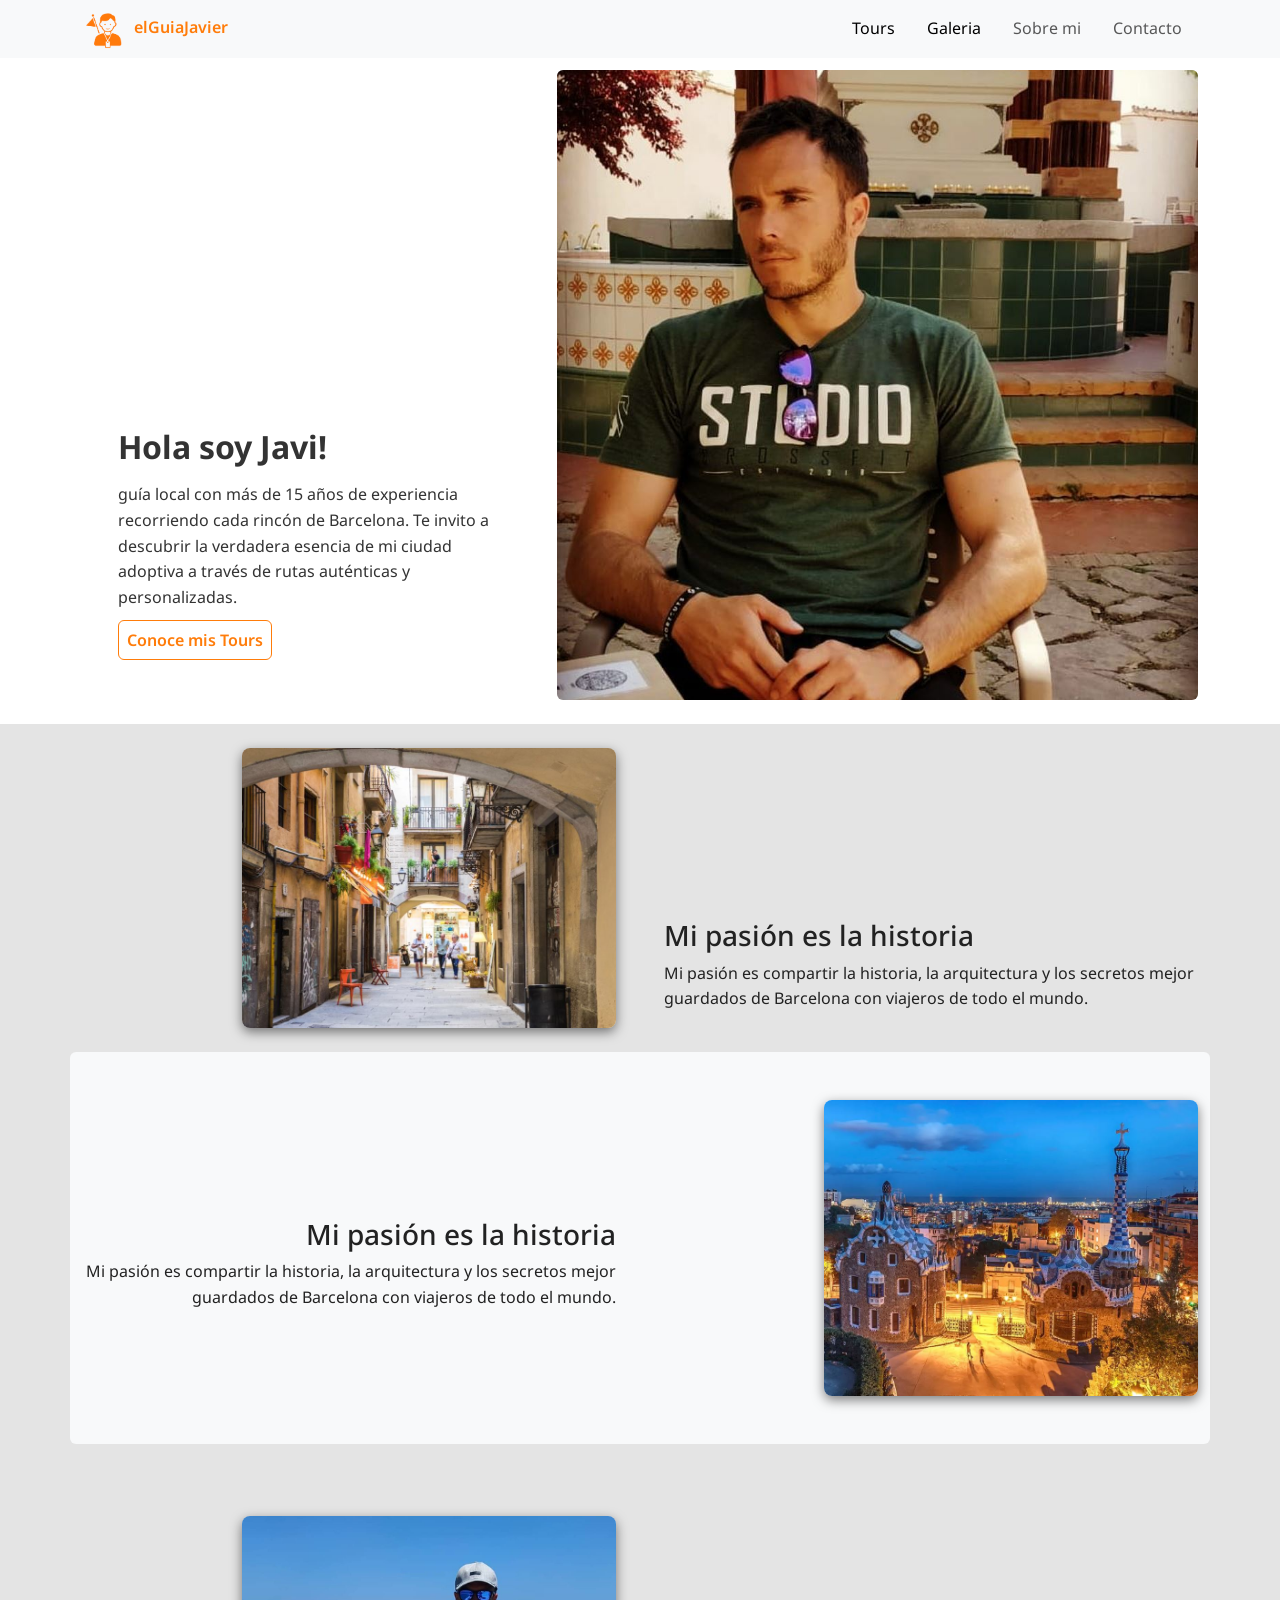
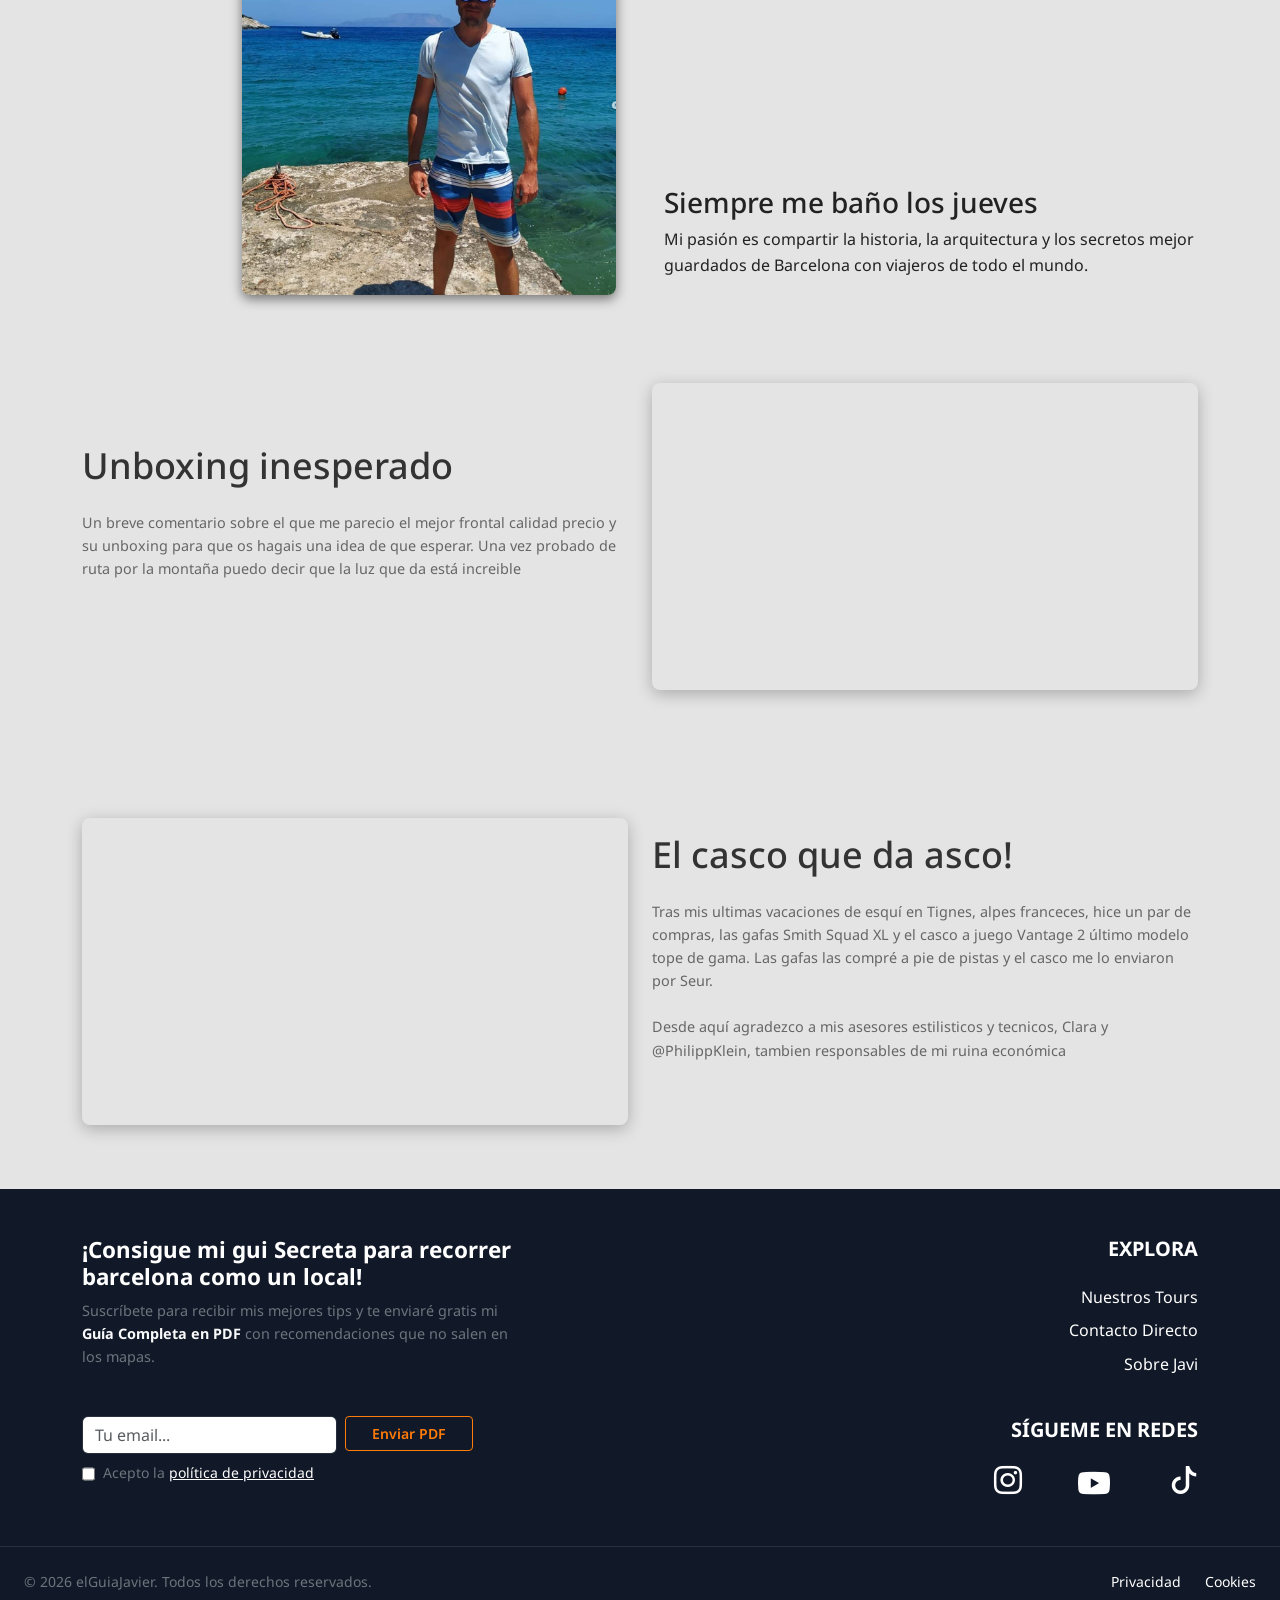
<file: pages/sobreMi.html>
<!DOCTYPE html>
<html lang="es">
  <head>
    <meta charset="UTF-8" />
    <meta name="viewport" content="width=device-width, initial-scale=1.0" />
    <title>elGuiaJavier - Sobre mi</title>

    <link
      href="https://cdn.jsdelivr.net/npm/bootstrap@5.3.8/dist/css/bootstrap.min.css"
      rel="stylesheet"
      integrity="sha384-sRIl4kxILFvY47J16cr9ZwB07vP4J8+LH7qKQnuqkuIAvNWLzeN8tE5YBujZqJLB"
      crossorigin="anonymous"
    />
    <link
      rel="stylesheet"
      href="https://cdn.jsdelivr.net/npm/bootstrap-icons@1.11.3/font/bootstrap-icons.min.css"
    />

    <link rel="stylesheet" href="../css/styles.css" />
    <link rel="icon" href="../img/fav_icon.ico" type="image/.ico" />
    <link rel="preconnect" href="https://fonts.googleapis.com" />
    <link rel="preconnect" href="https://fonts.gstatic.com" crossorigin />
    <link rel="preconnect" href="https://fonts.googleapis.com" />
    <link rel="preconnect" href="https://fonts.gstatic.com" crossorigin />
    <link
      href="https://fonts.googleapis.com/css2?family=Noto+Sans:ital,wght@0,100..900;1,100..900&display=swap"
      rel="stylesheet"
    />
  </head>

  <body>
    <header>
      <!-- Seccion Navbar -->

      <nav class="navbar navbar-expand-lg bg-body-tertiary p-0 fixed-top">
        <div class="container">
          <a class="navbar-brand" href="../index.html">
            <img
              class="nav-logo"
              src="../img/elguia_logo.png"
              alt="Logo elGuiaJavier"
            />
            elGuiaJavier</a
          >
          <button
            class="navbar-toggler"
            type="button"
            data-bs-toggle="collapse"
            data-bs-target="#navbarNav"
            aria-controls="navbarNav"
            aria-expanded="false"
            aria-label="Toggle navigation"
          >
            <span class="navbar-toggler-icon"></span>
          </button>
          <div class="collapse navbar-collapse" id="navbarNav">
            <ul class="navbar-nav ms-auto text-end">
              <li class="nav-item mx-2">
                <a class="nav-link active" aria-current="page" href="../pages/tours.html"
                  >Tours</a>
              </li>
              <li class="nav-item mx-2">
                <a class="nav-link active" aria-current="page" href="../pages/galeria.html"
                >Galeria</a>
                </li>
              <li class="nav-item mx-2">
                <a class="nav-link" href="../pages/sobreMi.html">Sobre mi</a>
              </li>
              <li class="nav-item mx-2">
                <a class="nav-link" href="../index.html#contacto">Contacto</a>
              </li>
            </ul>
          </div>
        </div>
      </nav>
</header>

<main>
      <!-- Seccion hero header -->

    <div class="hero-header p-0">
        <div class="container">
          <div class="row align-items-end">
            <article class="hero-txt col-lg-5 col-md-6 p-5 order-2 order-md-1">
              <h2 class="fw-bold">Hola soy Javi!</h2>
              <p class="mt-3">
                guía local con más de 15 años de experiencia
                recorriendo cada rincón de Barcelona. Te invito a descubrir la
                verdadera esencia de mi ciudad adoptiva a través de rutas
                auténticas y personalizadas.
              </p>
              <a href="../pages/tours.html" class="btn mt-3 btn-outline-secondary d-inline p-2">
                Conoce mis Tours
              </a>
            </article>
            <div class="hero-img-col col-lg-7 col-md-6 order-1 order-md-2">
              <div class="sobre-img rounded-2"></div>
            </div>
          </div>
        </div>
      </div>

      <!-- Secciones de info -->

    <section class="seccion-info py-4 mt-4 ">
        <div class="container">
            <div class="row align-items-end g-5">
                <!-- info Foto-->
                <div class="info-img-col col-12 col-md-6">
                    <img class="info-img" src="../img/gotico.JPG" alt="imagen del barrio gotico">
                </div>
                <!-- info Texto-->
                <div class="info-texto col-12 col-md-6 col">
                    <h3>Mi pasión es la historia</h3>
                    <p>Mi pasión es compartir la historia, la arquitectura y los secretos mejor guardados de Barcelona con viajeros de todo el mundo.</p>
                </div>
            </div>
        </div>
    </section>

    <section class="seccion-info py-5 ">
        <div class="container bg-light rounded-2">
            <div class="row  align-items-center g-5">
              <!-- info Texto-->
                <div class="info-texto col-12 col-md-6 text-md-end">
                    <h3>Mi pasión es la historia</h3>
                    <p>Mi pasión es compartir la historia, la arquitectura y los secretos mejor guardados de Barcelona con viajeros de todo el mundo.</p>
                </div>
                <!-- info Foto-->
                <div class="info-img-col col-12 col-md-6 mb-5">
                    <img class="info-img" src="../img/santpau.JPG" alt="imagen del barrio gotico">
                </div>
            </div>
        </div>
    </section>

    <section class="seccion-info py-4 ">
        <div class="container">
            <div class="row align-items-end g-5">
                <!-- info Foto-->
                <div class="info-img-col col-12 col-md-6">
                    <img class="info-img" src="../img/playa.JPG" alt="Javi en la playa">
                </div>
                <!-- info Texto-->
                <div class="info-texto col-12 col-md-6">
                    <h3>Siempre me baño los jueves</h3>
                    <p>Mi pasión es compartir la historia, la arquitectura y los secretos mejor guardados de Barcelona con viajeros de todo el mundo.</p>
                </div>
            </div>
        </div>
    </section>

    <!-- Seccion video -->

    <section class="section-video">
        <div class="container">
            <div class="row align-items-center">
                <!-- texto -->
                <div class="col-12 col-md-6">
                    <h2>Unboxing inesperado</h2>
                    <p>Un breve comentario sobre el que me parecio el mejor frontal calidad precio y su unboxing para que os hagais una idea de que esperar. Una vez probado de ruta por la montaña puedo decir que la luz que da está increible</p>
                </div>
                <!-- Video -->
                <div class="col-12 col-md-6">
                    <div class="video">
                        <iframe
                            src="https://www.youtube.com/embed/MA4vWg4g-0Y"
                            title="La sagrada Familia cumple años!"
                            frameborder="0"
                            allow="accelerometer; autoplay; clipboard-write; encrypted-media; gyroscope; picture-in-picture"
                            allowfullscreen>
                        </iframe>
                    </div>
                </div>
            </div>
        </div>
    </section>
    <section class="section-video">
        <div class="container">
            <div class="row align-items-center">

                <!-- Video -->
                <div class="col-12 col-md-6">
                    <div class="video">
                        <iframe
                            src="https://www.youtube.com/embed/yZkqfdlRAKo"
                            title="La sagrada Familia cumple años!"
                            frameborder="0"
                            allow="accelerometer; autoplay; clipboard-write; encrypted-media; gyroscope; picture-in-picture"
                            allowfullscreen>
                        </iframe>
                    </div>
                </div>
                <!-- texto -->
                <div class="col-12 col-md-6">
                    <h2>El casco que da asco!</h2>
                    <p>Tras mis ultimas vacaciones de esquí en Tignes, alpes franceces, hice un par de compras, las gafas Smith Squad XL y el casco a juego Vantage 2 último modelo tope de gama. Las gafas las compré a pie de pistas y el casco me lo enviaron por Seur.<br><br> Desde aquí agradezco a mis asesores estilisticos y tecnicos, Clara y @PhilippKlein, tambien responsables de mi ruina económica </p>
                </div>
            </div>
        </div>
    </section>
</main>
      <!-- footer-->

    <footer class="footer text-white pt-5 pb-4">
      <div class="container">
        <!-- footer top -->
        <div class="footer-top">
          <div class="row align-items-start g-5">
            <div class="col-12 col-lg-5">
              <h4 class="fw-bold mb-2">
                ¡Consigue mi gui Secreta para recorrer barcelona como un local!
              </h4>
              <p class="text-secondary mb-0">
                Suscríbete para recibir mis mejores tips y te enviaré gratis mi
                <span class="text-light fw-bold">Guía Completa en PDF</span> con recomendaciones que no
                salen en los mapas.
              </p>
              <div class="pt-5 d-flex flex-column gap-2 align-items-start">
                <form
                  class="d-flex flex-column flex-sm-row gap-2 align-items-start">
                  <div class="">
                    <input
                      type="email"
                      class="form-control border-secondary text-dark"
                      placeholder="Tu email..."
                      aria-label="Email"/>
                  </div>
                  <button class="btn btn-sm">Enviar PDF</button>
                </form>
                <div class="d-flex flex-row gap-2">
                  <input
                    class="form-check"
                    type="checkbox"
                    id="privacyCheck"
                    required/>
                  <label class="text-secondary small" for="privacyCheck">
                    Acepto la
                    <a href="privacidad.html"
                      class="text-white text-decoration-underline">política de privacidad</a>
                  </label>
                </div>
              </div>
            </div>
            <!-- footer Links -->

            <div class="col-lg-5 offset-lg-2">
              <div class="text-start text-lg-end">
                <h6 class="fw-bold fs-5 mb-4  text-uppercase small">Explora</h6>
                <ul class="list-unstyled ">
                  <li class="mb-2">
                    <a href="../pages/tours.html" class="footer-link">Nuestros Tours</a></li>
                  <li class="mb-2">
                    <a href="../index.html#contacto" class="footer-link">Contacto Directo</a></li>
                  <li class="mb-2">
                    <a href="../pages/sobreMi.html" class="footer-link">Sobre Javi</a></li>
                </ul>
                <!-- footer redes Sociales -->

                <div class="text-start text-lg-end pt-4">
                  <h6 class="fw-bold fs-5 mb-3 text-uppercase small">
                    Sígueme en redes</h6>
                  <div class="d-flex gap-2 align-items-center justify-content-lg-end">
                    <a href="#" class="footer-social" aria-label="Instagram"><i class="bi bi-instagram fs-3"></i></a>
                    <a href="#" class="footer-social" aria-label="YouTube"><i class="bi bi-youtube fs-2"></i></a>
                    <a href="#" class="footer-social" aria-label="TikTok"><i class="bi bi-tiktok fs-3"></i></a>
                  </div>
                </div>
              </div>
            </div>
          </div>
        </div>
      </div>

        <!-- Parte inferior -->

        <div class="footer-bottom p-4 mt-2 border-top border-secondary d-flex flex-column flex-md-row justify-content-between align-items-center gap-3"
        >
          <p class="small text-secondary mb-0">
            © 2026 elGuiaJavier. Todos los derechos reservados.
          </p>
          <div class="d-flex gap-4">
            <a href="#" class="footer-link small">Privacidad</a>
            <a href="#" class="footer-link small">Cookies</a>
          </div>
        </div>
      </div>
    </footer>

    <script
      src="https://cdn.jsdelivr.net/npm/bootstrap@5.3.8/dist/js/bootstrap.bundle.min.js"
      integrity="sha384-FKyoEForCGlyvwx9Hj09JcYn3nv7wiPVlz7YYwJrWVcXK/BmnVDxM+D2scQbITxI"
      crossorigin="anonymous"
    ></script>

  </body>
</file>
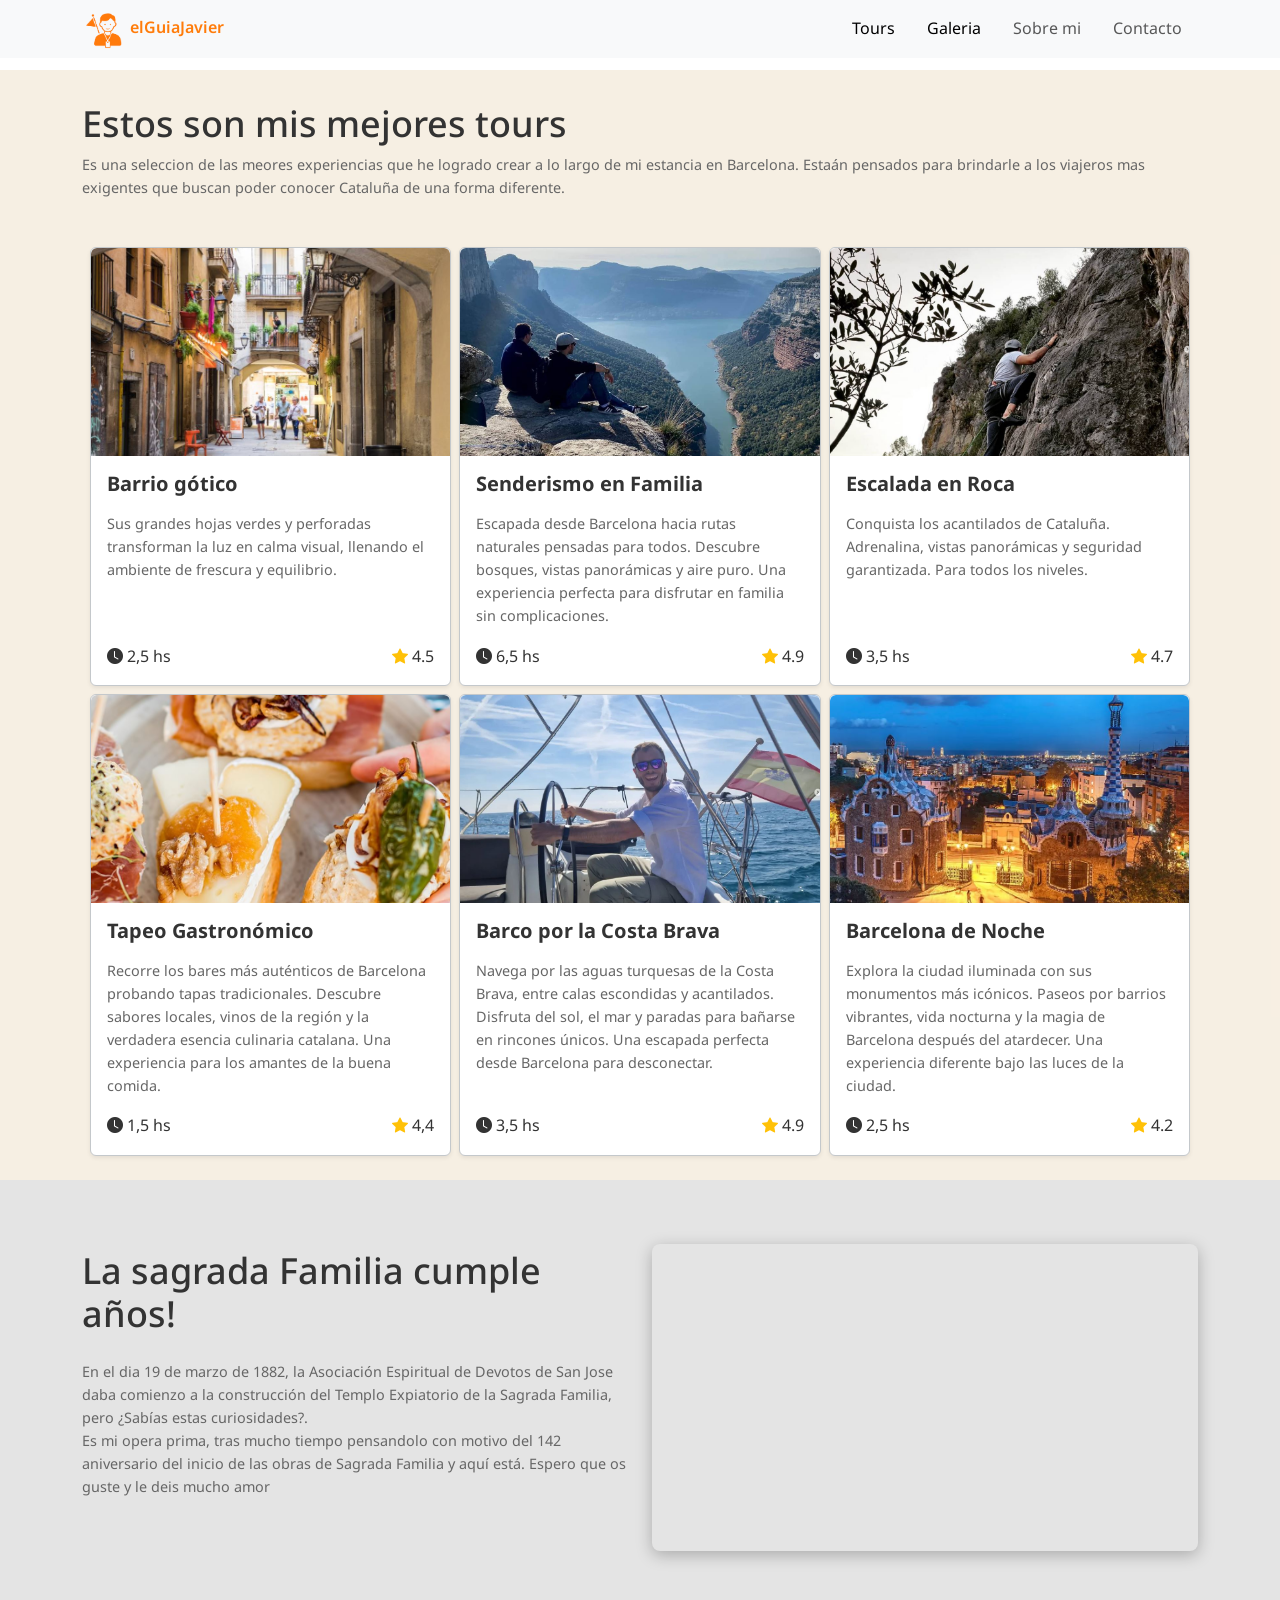
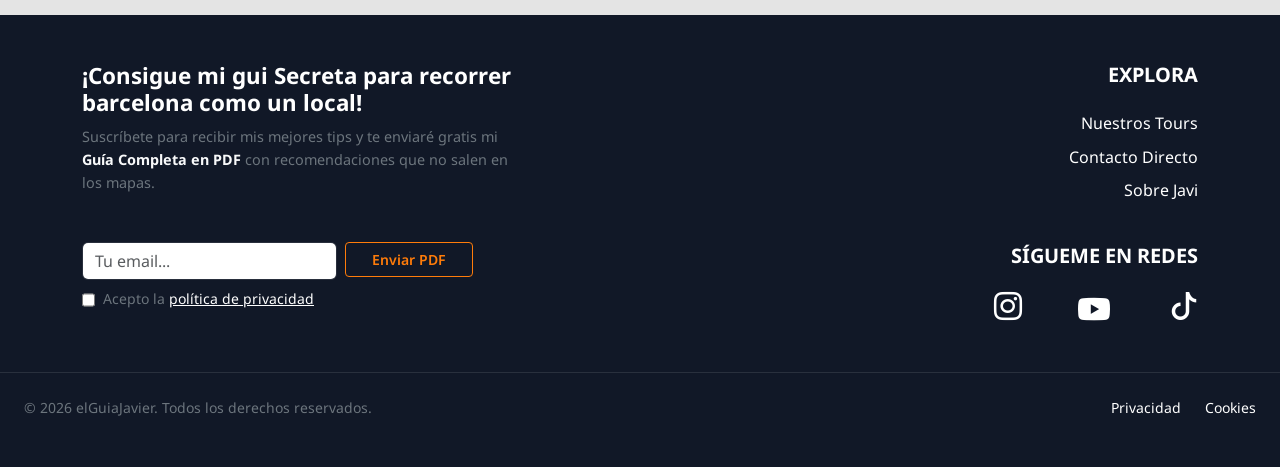
<file: pages/tours.html>
<!doctype html>
<html lang="es">
  <head>
    <meta charset="UTF-8" />
    <meta name="viewport" content="width=device-width, initial-scale=1.0" />
    <title>elGuiaJavier - Mis Tours</title>
    <link
      href="https://cdn.jsdelivr.net/npm/bootstrap@5.3.8/dist/css/bootstrap.min.css"
      rel="stylesheet"
      integrity="sha384-sRIl4kxILFvY47J16cr9ZwB07vP4J8+LH7qKQnuqkuIAvNWLzeN8tE5YBujZqJLB"
      crossorigin="anonymous"
    />
    <link
      rel="stylesheet"
      href="https://cdn.jsdelivr.net/npm/bootstrap-icons@1.11.3/font/bootstrap-icons.min.css"
    />

    <link rel="stylesheet" href="../css/styles.css" />
    <link rel="icon" href="../img/fav_icon.ico" type="image/.ico" />
    <link rel="preconnect" href="https://fonts.googleapis.com" />
    <link rel="preconnect" href="https://fonts.gstatic.com" crossorigin />
    <link rel="preconnect" href="https://fonts.googleapis.com" />
    <link rel="preconnect" href="https://fonts.gstatic.com" crossorigin />
    <link
      href="https://fonts.googleapis.com/css2?family=Noto+Sans:ital,wght@0,100..900;1,100..900&display=swap"
      rel="stylesheet"
    />
  </head>

  <body>
    <header>
      <!-- Seccion Navbar -->

      <nav class="navbar navbar-expand-lg bg-body-tertiary p-0 fixed-top">
        <div class="container">
          <a class="navbar-brand" href="../index.html">
            <img
              class="nav-logo"
              src="../img/elguia_logo.png"
              alt="Logo elGuiaJavier"/>elGuiaJavier</a>
          <button
            class="navbar-toggler"
            type="button"
            data-bs-toggle="collapse"
            data-bs-target="#navbarNav"
            aria-controls="navbarNav"
            aria-expanded="false"
            aria-label="Toggle navigation"
          >
            <span class="navbar-toggler-icon"></span>
          </button>
          <div class="collapse navbar-collapse" id="navbarNav">
            <ul class="navbar-nav ms-auto text-end">
              <li class="nav-item mx-2">
                <a
                  class="nav-link active"
                  aria-current="page"
                  href="../pages/tours.html"
                  >Tours</a>
              </li>
              <li class="nav-item mx-2">
                <a
                  class="nav-link active"
                  aria-current="page"
                  href="../pages/galeria.html"
                  >Galeria</a>
              </li>
              <li class="nav-item mx-2">
                <a class="nav-link" href="../pages/sobreMi.html">Sobre mi</a>
              </li>
              <li class="nav-item mx-2">
                <a class="nav-link" href="../index.html#contacto">Contacto</a>
              </li>
            </ul>
          </div>
        </div>
      </nav>
    </header>

    <main>
      <!--seccion tarjetas -->
      <section class="section-tours">
        <div class="container">
          <h1>Estos son mis mejores tours</h1>
          <p>Es una seleccion de las meores experiencias que he logrado crear a
            lo largo de mi estancia en Barcelona. Estaán pensados para brindarle
            a los viajeros mas exigentes que buscan poder conocer Cataluña de
            una forma diferente.</p>
          <div class="grilla">
            <!--Tarjeta 1-->
            <div
              class="tarjeta shadow-sm border border border-secondary-subtle rounded d-flex flex-column">
              <img
                src="../img/gotico.JPG"
                class="card-img-top rounded-top"
                alt="actividad 1"/>
              <div class="card-body d-flex flex-column p-3 flex-grow-1">
                <h5 class="card-title fw-bold fs-5">Barrio gótico</h5>
                <p class="card-text mb-auto mt-3">
                  Sus grandes hojas verdes y perforadas transforman la luz en
                  calma visual, llenando el ambiente de frescura y equilibrio.</p>
                <div class="d-flex flex-row justify-content-between align-items-end pt-3">
                  <span><i class="bi bi-clock-fill"></i> 2,5 hs</span>
                  <span><i class="bi bi-star-fill text-warning"></i> 4.5</span>
                </div>
              </div>
            </div>
            <!--Tarjeta 2-->
            <div class="tarjeta shadow-sm border border border-secondary-subtle rounded d-flex flex-column">
              <img
                src="../img/tour2.JPG"
                class="card-img-top rounded-top"
                alt="actividad 1"/>
              <div class="card-body d-flex flex-column p-3 flex-grow-1">
                <h5 class="card-title fw-bold fs-5">Senderismo en Familia</h5>
                <p class="card-text mb-auto mt-3">
                  Escapada desde Barcelona hacia rutas naturales pensadas para
                  todos. Descubre bosques, vistas panorámicas y aire puro. Una
                  experiencia perfecta para disfrutar en familia sin
                  complicaciones.</p>
                <div class="d-flex flex-row justify-content-between align-items-end pt-3">
                  <span><i class="bi bi-clock-fill"></i> 6,5 hs</span>
                  <span><i class="bi bi-star-fill text-warning"></i> 4.9</span>
                </div>
              </div>
          </div>
          <!--Tarjeta 3-->
            <div class="tarjeta shadow-sm border border border-secondary-subtle rounded d-flex flex-column">
              <img
                src="../img/tour3.JPG"
                class="card-img-top rounded-top"
                alt="actividad 1"/>
              <div class="card-body d-flex flex-column p-3 flex-grow-1">
                <h5 class="card-title fw-bold fs-5">Escalada en Roca</h5>
                <p class="card-text mb-auto mt-3">
                  Conquista los acantilados de Cataluña. Adrenalina, vistas panorámicas y seguridad garantizada. Para todos los niveles.</p>
                <div class="d-flex flex-row justify-content-between align-items-end pt-3">
                  <span><i class="bi bi-clock-fill"></i> 3,5 hs</span>
                  <span><i class="bi bi-star-fill text-warning"></i> 4.7</span>
                </div>
              </div>
            </div>
          <!--Tarjeta 4-->
            <div class="tarjeta shadow-sm border border border-secondary-subtle rounded d-flex flex-column">
              <img
                src="../img/tapas.JPG"
                class="card-img-top rounded-top"
                alt="actividad 1"/>
              <div class="card-body d-flex flex-column p-3 flex-grow-1">
                <h5 class="card-title fw-bold fs-5">Tapeo Gastronómico</h5>
                <p class="card-text mb-auto mt-3">
                  Recorre los bares más auténticos de Barcelona probando tapas tradicionales. Descubre sabores locales, vinos de la región y la verdadera esencia culinaria catalana. Una experiencia para los amantes de la buena comida.</p>
                <div class="d-flex flex-row justify-content-between align-items-end pt-3">
                  <span><i class="bi bi-clock-fill"></i> 1,5 hs</span>
                  <span><i class="bi bi-star-fill text-warning"></i> 4,4</span>
                </div>
              </div>
            </div>
          <!--Tarjeta 5-->
            <div class="tarjeta shadow-sm border border border-secondary-subtle rounded d-flex flex-column">
              <img
                src="../img/tour4.JPG"
                class="card-img-top rounded-top"
                alt="actividad 1"/>
              <div class="card-body d-flex flex-column p-3 flex-grow-1">
                <h5 class="card-title fw-bold fs-5">Barco por la Costa Brava</h5>
                <p class="card-text mb-auto mt-3">
                  Navega por las aguas turquesas de la Costa Brava, entre calas escondidas y acantilados. Disfruta del sol, el mar y paradas para bañarse en rincones únicos. Una escapada perfecta desde Barcelona para desconectar.</p>
                <div class="d-flex flex-row justify-content-between align-items-end pt-3">
                  <span><i class="bi bi-clock-fill"></i> 3,5 hs</span>
                  <span><i class="bi bi-star-fill text-warning"></i> 4.9</span>
                </div>
              </div>
            </div>
          <!--Tarjeta 6-->
            <div class="tarjeta shadow-sm border border border-secondary-subtle rounded d-flex flex-column">
              <img
                src="../img/santpau.JPG"
                class="card-img-top rounded-top"
                alt="actividad 1"/>
              <div class="card-body d-flex flex-column p-3 flex-grow-1">
                <h5 class="card-title fw-bold fs-5">Barcelona de Noche</h5>
                <p class="card-text mb-auto mt-3">
                  Explora la ciudad iluminada con sus monumentos más icónicos. Paseos por barrios vibrantes, vida nocturna y la magia de Barcelona después del atardecer. Una experiencia diferente bajo las luces de la ciudad.</p>
                <div class="d-flex flex-row justify-content-between align-items-end pt-3">
                  <span><i class="bi bi-clock-fill"></i> 2,5 hs</span>
                  <span><i class="bi bi-star-fill text-warning"></i> 4.2</span>
                </div>
              </div>
            </div>
        </div>
      </section>

<!-- Seccion video -->

    <section class="section-video">
        <div class="container">
            <div class="row align-items-center">
                <!-- texto -->
                <div class="col-12 col-md-6">
                    <h2>La sagrada Familia cumple años!</h2>
                    <p>En el dia 19 de marzo de 1882, la Asociación Espiritual de Devotos de San Jose daba comienzo a la construcción del Templo Expiatorio de la Sagrada Familia, pero ¿Sabías estas curiosidades?.<br> Es mi opera prima, tras mucho tiempo pensandolo con motivo del 142 aniversario del inicio de las obras de Sagrada Familia y aquí está. Espero que os guste y le deis mucho amor</p>
                </div>
                <!-- Video -->
                <div class="col-12 col-md-6">
                    <div class="video">
                        <iframe
                            src="https://www.youtube.com/embed/iB_htkixePk"
                            title="La sagrada Familia cumple años!"
                            frameborder="0"
                            allow="accelerometer; autoplay; clipboard-write; encrypted-media; gyroscope; picture-in-picture"
                            allowfullscreen>
                        </iframe>
                    </div>
                </div>

            </div>
        </div>
    </section>

    </main>
    <!-- footer-->

    <footer class="footer text-white pt-5 pb-4">
      <div class="container">
        <!-- footer top -->
        <div class="footer-top">
          <div class="row align-items-start g-5">
            <div class="col-12 col-lg-5">
              <h4 class="fw-bold mb-2">
                ¡Consigue mi gui Secreta para recorrer barcelona como un local!
              </h4>
              <p class="text-secondary mb-0">
                Suscríbete para recibir mis mejores tips y te enviaré gratis mi
                <span class="text-light fw-bold">Guía Completa en PDF</span> con
                recomendaciones que no salen en los mapas.
              </p>
              <div class="pt-5 d-flex flex-column gap-2 align-items-start">
                <form
                  class="d-flex flex-column flex-sm-row gap-2 align-items-start"
                >
                  <div class="">
                    <input
                      type="email"
                      class="form-control border-secondary text-dark"
                      placeholder="Tu email..."
                      aria-label="Email"
                    />
                  </div>
                  <button class="btn btn-sm">Enviar PDF</button>
                </form>
                <div class="d-flex flex-row gap-2">
                  <input
                    class="form-check"
                    type="checkbox"
                    id="privacyCheck"
                    required
                  />
                  <label class="text-secondary small" for="privacyCheck">
                    Acepto la
                    <a
                      href="privacidad.html"
                      class="text-white text-decoration-underline"
                      >política de privacidad</a
                    >
                  </label>
                </div>
              </div>
            </div>
            <!-- footer Links -->

            <div class="col-lg-5 offset-lg-2">
              <div class="text-start text-lg-end">
                <h6 class="fw-bold fs-5 mb-4 text-uppercase small">Explora</h6>
                <ul class="list-unstyled">
                  <li class="mb-2">
                    <a href="../pages/tours.html" class="footer-link"
                      >Nuestros Tours</a
                    >
                  </li>
                  <li class="mb-2">
                    <a href="../index.html#contacto" class="footer-link"
                      >Contacto Directo</a
                    >
                  </li>
                  <li class="mb-2">
                    <a href="../pages/sobreMi.html" class="footer-link"
                      >Sobre Javi</a
                    >
                  </li>
                </ul>
                <!-- footer redes Sociales -->

                <div class="text-start text-lg-end pt-4">
                  <h6 class="fw-bold fs-5 mb-3 text-uppercase small">
                    Sígueme en redes
                  </h6>
                  <div
                    class="d-flex gap-2 align-items-center justify-content-lg-end"
                  >
                    <a href="#" class="footer-social" aria-label="Instagram"
                      ><i class="bi bi-instagram fs-3"></i
                    ></a>
                    <a href="#" class="footer-social" aria-label="YouTube"
                      ><i class="bi bi-youtube fs-2"></i
                    ></a>
                    <a href="#" class="footer-social" aria-label="TikTok"
                      ><i class="bi bi-tiktok fs-3"></i
                    ></a>
                  </div>
                </div>
              </div>
            </div>
          </div>
        </div>
      </div>

      <!-- Parte inferior -->

      <div
        class="footer-bottom p-4 mt-2 border-top border-secondary d-flex flex-column flex-md-row justify-content-between align-items-center gap-3"
      >
        <p class="small text-secondary mb-0">
          © 2026 elGuiaJavier. Todos los derechos reservados.
        </p>
        <div class="d-flex gap-4">
          <a href="#" class="footer-link small">Privacidad</a>
          <a href="#" class="footer-link small">Cookies</a>
        </div>
      </div>
    </footer>

    <script
      src="https://cdn.jsdelivr.net/npm/bootstrap@5.3.8/dist/js/bootstrap.bundle.min.js"
      integrity="sha384-FKyoEForCGlyvwx9Hj09JcYn3nv7wiPVlz7YYwJrWVcXK/BmnVDxM+D2scQbITxI"
      crossorigin="anonymous"
    ></script>
  </body>
</html>
</file>
<file: css/styles.css>
html {
  scroll-behavior: smooth;
}

* {
  margin: 0;
  padding: 0;
  box-sizing: border-box;
}

body {
  padding-top: 70px;
  font-family: "Noto Sans", sans-serif !important;
  color: #333333;
  line-height: 1.6;
}

a {
  text-decoration: none;
  color: inherit;
  transition: color 0.3s ease;
}
a:hover {
  color: #ff7c0a;
}

/*Navbar */
.navbar .nav-logo {
  height: 3rem;
}
.navbar .navbar-brand {
  font-weight: 600;
  font-size: 1rem;
  align-items: baseline;
  color: #ff7c0a;
}

/*--Video--*/
.section-video {
  padding: 4rem 0;
  background-color: #ffffff;
}
.section-video h2 {
  font-size: 2.25rem;
}
@media (max-width: 768px) {
  .section-video h2 {
    font-size: 1.8rem;
    text-align: center;
  }
}
.section-video p {
  padding-top: 1rem;
  font-size: 0.9rem;
  margin-bottom: 3rem;
  color: #666;
}
@media (max-width: 768px) {
  .section-video p {
    text-align: center;
  }
}
.section-video .video {
  position: relative;
  width: 100%;
  padding-top: 56.25%;
}
.section-video .video iframe {
  position: absolute;
  top: 0;
  left: 0;
  width: 100%;
  height: 100%;
  border-radius: 8px;
  box-shadow: 0 4px 16px rgba(0, 0, 0, 0.25);
}

/* Footer */
.footer {
  background-color: #111827;
}
.footer .text-secondary {
  color: #9ca3af;
}
.footer .titulo-footer {
  color: #ff7c0a;
}
.footer .border-secondary {
  border-color: rgba(255, 255, 255, 0.1) !important;
}
.footer .btn {
  height: 2.2rem;
  max-width: 15rem;
  min-width: 8rem;
  font-weight: 600;
  color: #ff7c0a;
  border-color: #ff7c0a;
}
.footer .btn:hover {
  background-color: #ff7c0a;
  color: white;
}
.footer .footer-top h4 {
  font-size: 1.4rem;
}
@media (max-width: 768px) {
  .footer .footer-top h4 {
    font-size: 1.4rem;
    text-align: center;
  }
}
.footer .footer-top p {
  font-size: 0.9rem;
}
@media (max-width: 768px) {
  .footer .footer-top p {
    font-size: 0.9rem;
    padding-top: 0.5rem;
    text-align: center;
  }
}
.footer .footer-top .form-check {
  color: transparent;
  border-color: rgba(255, 255, 255, 0.3);
}
.footer .footer-top .footer-social {
  width: 80px;
  height: 80px;
  border-radius: 50%;
}

/* Hero Section */
.hero-header {
  background-color: #ffffff;
}
@media (min-width: 768px) {
  .hero-header {
    height: 70vh;
  }
}
@media (max-width: 767px) {
  .hero-header {
    height: auto;
  }
}
.hero-header .hero-img {
  background-image: url(../img/javi_explorador.JPG);
  background-repeat: no-repeat;
  background-size: cover;
  background-position: center;
  width: 100%;
}
@media (min-width: 768px) {
  .hero-header .hero-img {
    height: 100%;
    min-height: 70vh;
  }
}
@media (max-width: 767px) {
  .hero-header .hero-img {
    height: 55vh;
  }
}
.hero-header .hero-img-col {
  height: 100%;
}
@media (max-width: 767px) {
  .hero-header .hero-txt {
    text-align: start;
    padding: 2rem 1.5rem;
  }
}
.hero-header .btn {
  font-weight: 600;
  color: #ff7c0a;
  border-color: #ff7c0a;
}
.hero-header .btn:hover {
  background-color: #ff7c0a;
  color: white;
}

/* Main Actividades */
.main-actividades {
  background-color: #e4e4e4;
}
.main-actividades .tarjeta {
  background-color: #ffffff;
  width: 100%;
  height: 25rem;
  display: flex;
  flex-direction: column;
  overflow: hidden;
  transition: transform 0.3s ease, box-shadow 0.3s ease;
  cursor: pointer;
}
@media (min-width: 568px) {
  .main-actividades .tarjeta {
    max-width: 12rem;
  }
}
.main-actividades .tarjeta .card-img-top {
  transition: transform 0.3s ease;
  width: 100%;
  object-fit: cover;
  object-position: top;
  height: 12rem;
}
.main-actividades .tarjeta .card-text {
  font-size: 0.8rem;
}
.main-actividades .tarjeta:hover {
  transform: translateY(-5px);
  box-shadow: 0 8px 16px rgba(0, 0, 0, 0.2);
}
.main-actividades .tarjeta:hover .card-img-top {
  transform: scale(1.05);
}

/* guias de barcelona */
.guias .btn {
  width: 25%;
}
@media (min-width: 768px) {
  .guias .btn {
    width: 100%;
  }
}
.guias a {
  display: block;
  transition: transform 0.3s ease, box-shadow 0.3s ease;
}
.guias a:hover {
  cursor: pointer;
}
.guias a:hover .guia-destacada img,
.guias a:hover .guia-item img {
  transform: translateY(-3px);
}
.guias .guia-destacada img {
  width: 100%;
  height: 25rem;
  object-fit: cover;
  object-position: top;
  border-radius: 1rem;
}
.guias .guia-item img {
  width: 7rem;
  height: 5.5rem;
  object-fit: cover;
  object-position: top;
  border-radius: 0.8rem;
  flex-shrink: 0;
}

/* Testimonios */
.testimonios {
  width: 100vw;
}
.testimonios .testimonio-card {
  border: 1px solid #eeecec;
  transition: transform 0.3s ease-in;
  max-width: 30rem;
}
.testimonios .testimonio-card:hover {
  transform: translateY(-4px);
}
.testimonios .avatar {
  width: 3rem;
  height: 3rem;
  background-color: #ff7c0a;
  font-size: 1.5rem;
  flex-shrink: 0;
}

/* contacto */
.section-contacto {
  padding: 3rem 0;
  background-color: rgba(245, 236, 221, 0.8196078431);
  color: #1a1a1a;
}
.section-contacto h4 {
  font-size: 1.1rem;
  margin-bottom: 0.5rem;
}
.section-contacto p {
  font-size: 0.9rem;
  margin-bottom: 0.5rem;
}
.section-contacto .tarjeta-contacto {
  background-color: #ffffff;
  padding: 3rem;
  border-radius: 2rem;
  box-shadow: 0 10px 30px rgba(0, 0, 0, 0.1);
}
@media (max-width: 576px) {
  .section-contacto .tarjeta-contacto {
    padding: 1.5rem;
  }
}
.section-contacto .form-label {
  font-weight: 600;
  font-size: 0.85rem;
  margin-bottom: 0.5rem;
}
.section-contacto .form-select {
  border-radius: 0.8rem;
  padding: 0.75rem 1.2rem;
  font-size: 0.9rem;
}

.section-tours {
  padding: 1rem;
  padding-top: 2rem;
  background-color: rgba(245, 236, 221, 0.8196078431);
}
.section-tours h1 {
  font-size: 2.25rem;
}
@media (max-width: 768px) {
  .section-tours h1 {
    font-size: 1.8rem;
  }
}
.section-tours p {
  font-size: 0.9rem;
  margin-bottom: 3rem;
  color: #666;
}
.section-tours .grilla {
  display: grid;
  margin: 0.5rem;
  grid-template-columns: 1fr;
  gap: 0.5rem;
}
@media (min-width: 480px) {
  .section-tours .grilla {
    grid-template-columns: repeat(2, 1fr);
    gap: 0.5rem;
  }
}
@media (min-width: 1024px) {
  .section-tours .grilla {
    grid-template-columns: repeat(3, 1fr);
  }
}
.section-tours .grilla .tarjeta {
  background-color: white;
  position: relative;
  overflow: hidden;
  border-radius: 4px;
  box-shadow: 0 4px 12px rgba(0, 0, 0, 0.1);
}
.section-tours .grilla .tarjeta img {
  width: 100%;
  height: 13rem;
  object-fit: cover;
  display: block;
  transition: transform 0.3s ease;
}
.section-tours .grilla .tarjeta:hover {
  box-shadow: 0 8px 16px rgba(0, 0, 0, 0.2);
}
.section-tours .grilla .tarjeta:hover .card-img-top {
  transform: scale(1.05);
}

/* Hero Section */
.hero-header .hero-img-col .sobre-img {
  background-image: url(../img/javi_sentado.JPG);
  background-repeat: no-repeat;
  background-size: cover;
  background-position: center;
  width: 100%;
}
@media (min-width: 768px) {
  .hero-header .hero-img-col .sobre-img {
    height: 100%;
    min-height: 70vh;
  }
}
@media (max-width: 767px) {
  .hero-header .hero-img-col .sobre-img {
    height: 55vh;
  }
}

/* info Section */
.seccion-info {
  background-color: #e4e4e4;
}
@media (min-width: 768px) {
  .seccion-info {
    height: auto;
  }
}
@media (max-width: 767px) {
  .seccion-info {
    height: auto;
  }
}
@media (max-width: 767px) {
  .seccion-info .row {
    align-items: center !important;
  }
}
.seccion-info .info-img {
  background-repeat: no-repeat;
  background-size: cover;
  border-radius: 8px;
  width: 70%;
  box-shadow: 0 4px 12px rgba(0, 0, 0, 0.5);
}
@media (min-width: 768px) {
  .seccion-info .info-img {
    max-height: 30rem;
  }
}
@media (max-width: 767px) {
  .seccion-info .info-img {
    align-items: center;
    max-height: 20rem;
  }
}
.seccion-info .info-img-col {
  display: flex;
  justify-content: center;
}
@media (min-width: 768px) {
  .seccion-info .info-img-col {
    justify-content: flex-end;
  }
}
.seccion-info .info-texto {
  color: #222;
}
@media (max-width: 767px) {
  .seccion-info .info-texto {
    text-align: center;
    padding-left: 1.5rem;
  }
}

/*--Video--*/
.section-video {
  padding: 4rem 0;
  background-color: #e4e4e4;
}
.section-video h2 {
  font-size: 2.25rem;
}
@media (max-width: 768px) {
  .section-video h2 {
    font-size: 1.8rem;
    text-align: center;
  }
}
.section-video p {
  padding-top: 1rem;
  font-size: 0.9rem;
  margin-bottom: 3rem;
  color: #666;
}
@media (max-width: 768px) {
  .section-video p {
    text-align: center;
  }
}
.section-video .video {
  position: relative;
  width: 100%;
  padding-top: 56.25%;
}
.section-video .video iframe {
  position: absolute;
  top: 0;
  left: 0;
  width: 100%;
  height: 100%;
  border-radius: 8px;
  box-shadow: 0 4px 16px rgba(0, 0, 0, 0.25);
}

/*--Galleria de fotos--*/
.section-galeria {
  background-color: rgba(245, 236, 221, 0.8196078431);
}
.section-galeria h1 {
  padding-top: 3rem;
  font-size: 2.25rem;
}
@media (max-width: 768px) {
  .section-galeria h1 {
    font-size: 1.8rem;
  }
}
.section-galeria p {
  font-size: 0.9rem;
  margin-bottom: 3rem;
  color: #666;
}
.section-galeria .galeria {
  display: grid;
  padding-bottom: 3rem;
  grid-template-columns: 1fr;
  gap: 0.5rem;
}
@media (min-width: 780px) {
  .section-galeria .galeria {
    grid-template-columns: repeat(2, 1fr);
    gap: 0.5rem;
  }
}
@media (min-width: 1024px) {
  .section-galeria .galeria {
    grid-template-columns: repeat(4, 1fr);
  }
}
.section-galeria .galeria .galeria-item {
  position: relative;
  overflow: hidden;
  border-radius: 4px;
  box-shadow: 0 4px 12px rgba(0, 0, 0, 0.1);
}
.section-galeria .galeria .galeria-item img {
  width: 100%;
  height: 13rem;
  object-fit: cover;
  object-position: center;
  display: block;
}

/*# sourceMappingURL=styles.css.map */
</file>
